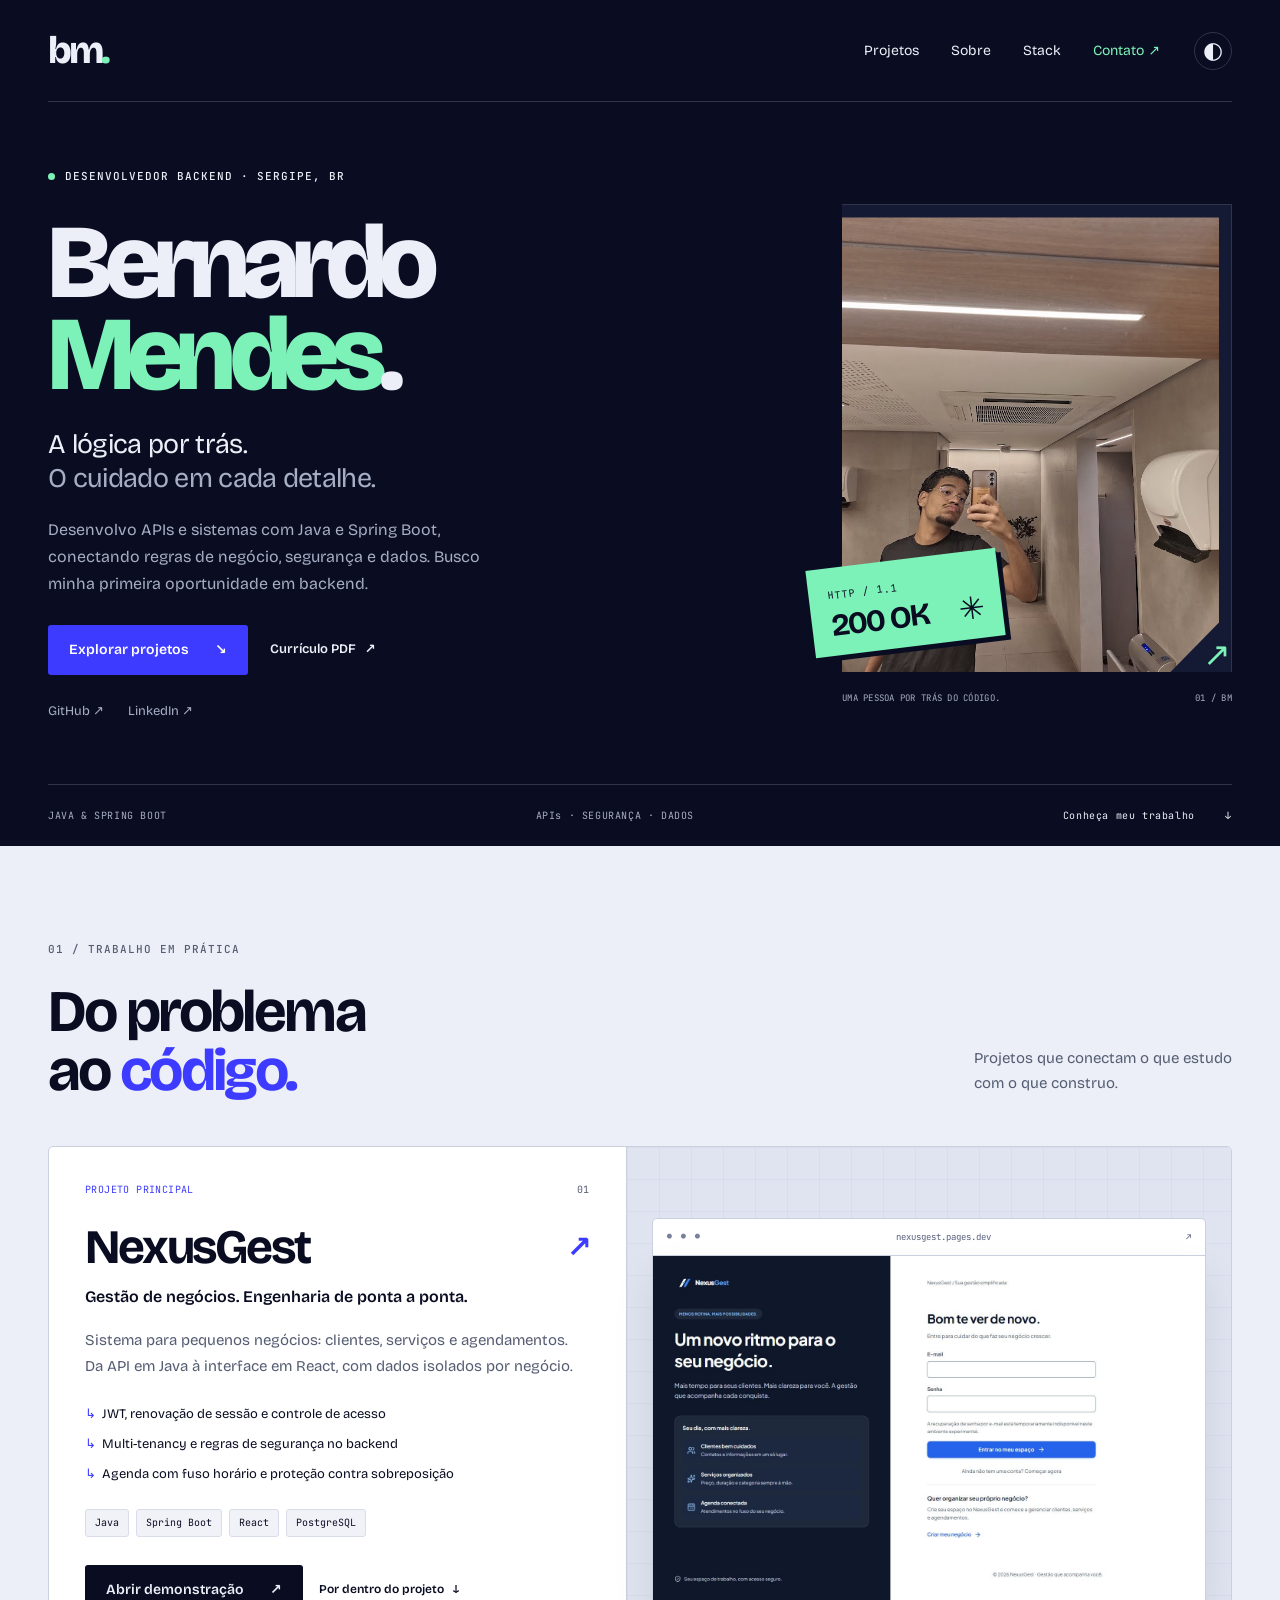
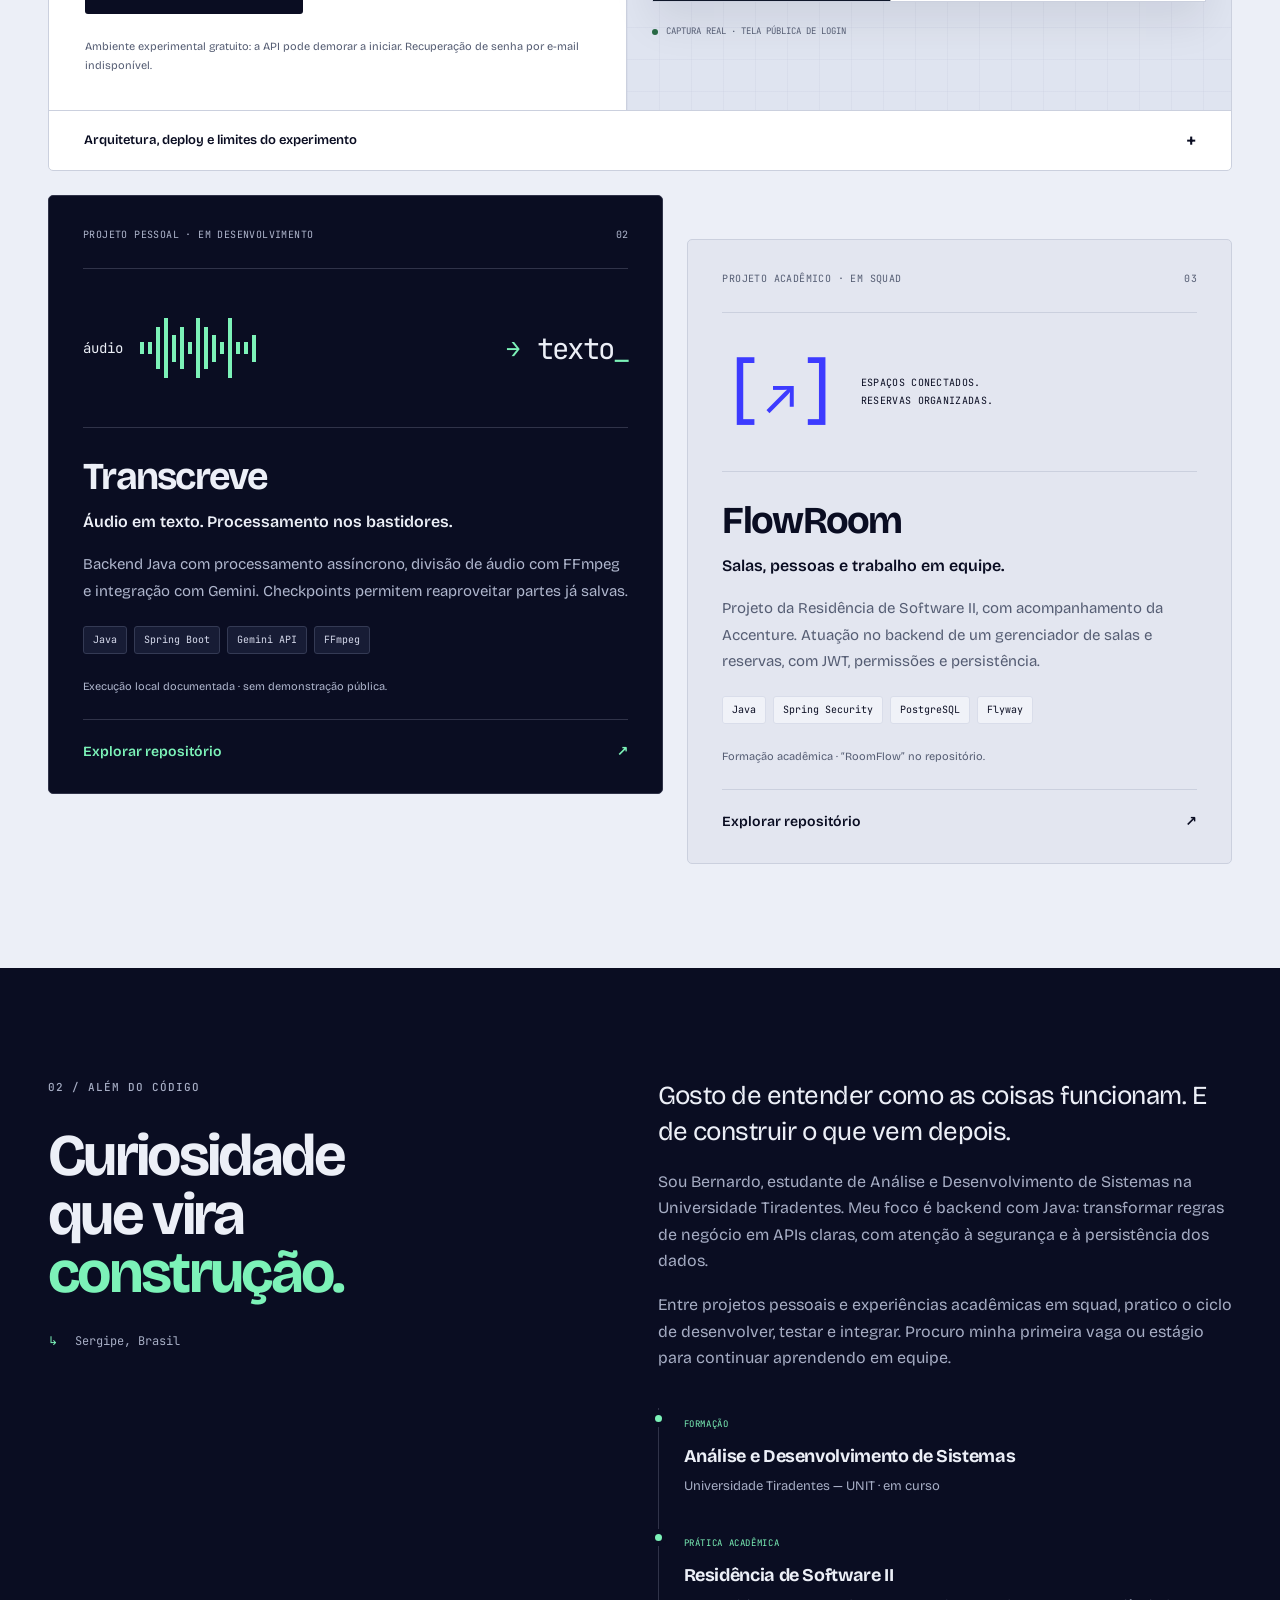
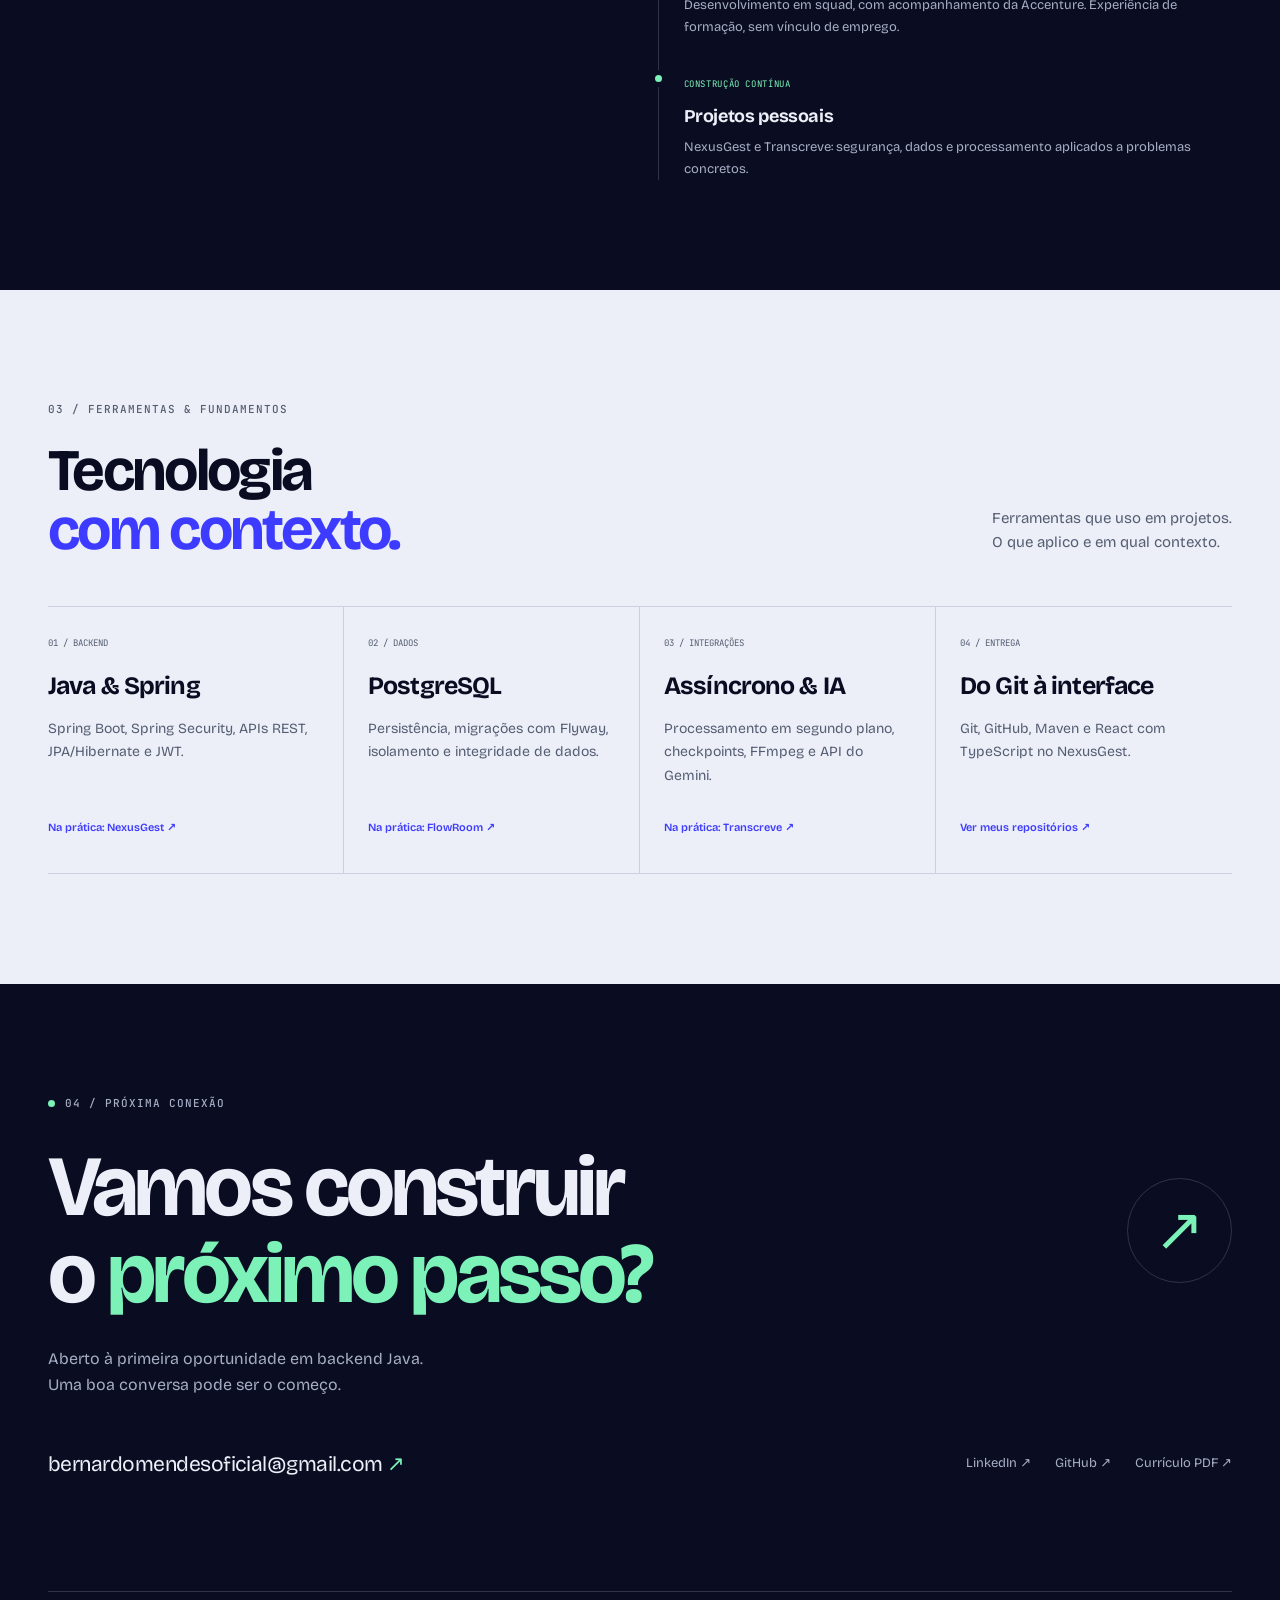
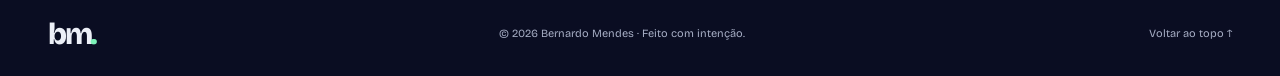
<file: index.html>
<!DOCTYPE html>
<html lang="pt-BR" data-theme="dark">
<head>
  <meta charset="utf-8">
  <meta name="viewport" content="width=device-width, initial-scale=1">
  <meta name="description" content="Bernardo Mendes, desenvolvedor backend Java. Projetos com Spring Boot, segurança, PostgreSQL e processamento assíncrono.">
  <link rel="canonical" href="https://bernas0610.github.io/">
  <meta property="og:title" content="Bernardo Mendes — Desenvolvedor Backend Java">
  <meta property="og:description" content="Projetos com Java, Spring Boot, PostgreSQL e processamento assíncrono.">
  <meta property="og:type" content="website">
  <meta property="og:url" content="https://bernas0610.github.io/">
  <meta name="theme-color" content="#0A0D22">
  <title>Bernardo Mendes — Backend, com propósito.</title>
  <link rel="icon" href="v2/assets/favicon.svg" type="image/svg+xml">
  <link rel="preconnect" href="https://fonts.googleapis.com">
  <link rel="preconnect" href="https://fonts.gstatic.com" crossorigin>
  <link href="https://fonts.googleapis.com/css2?family=Bricolage+Grotesque:opsz,wght@12..96,400..800&family=JetBrains+Mono:wght@400;500;700&display=swap" rel="stylesheet">
  <script src="v2/theme.js"></script>
  <link rel="stylesheet" href="v2/styles.css">
  <script src="v2/app.js" defer></script>
</head>
<body>
  <a class="skip-link" href="#conteudo">Pular para o conteúdo</a>
  <header class="header shell">
    <a class="brand" href="#inicio" aria-label="Bernardo Mendes, início">bm<span aria-hidden="true">.</span></a>
    <div class="header-actions">
      <button class="menu-toggle" type="button" aria-controls="navegacao" aria-expanded="false" hidden>Menu <span aria-hidden="true">+</span></button>
      <nav id="navegacao" aria-label="Navegação principal">
        <a href="#projetos">Projetos</a><a href="#sobre">Sobre</a><a href="#tecnologias">Stack</a><a href="#contato">Contato <span aria-hidden="true">↗</span></a>
      </nav>
      <button class="theme-toggle" type="button" aria-label="Ativar tema claro" aria-pressed="false" hidden><span aria-hidden="true">◐</span></button>
    </div>
  </header>
  <main id="conteudo">
    <section class="hero shell" id="inicio" aria-labelledby="titulo">
      <div class="hero-copy">
        <p class="eyebrow"><span class="status-dot" aria-hidden="true"></span> DESENVOLVEDOR BACKEND · SERGIPE, BR</p>
        <h1 id="titulo">Bernardo<br><span>Mendes</span><span class="title-dot" aria-hidden="true">.</span></h1>
        <p class="hero-statement">A lógica por trás.<br><em>O cuidado em cada detalhe.</em></p>
        <p class="hero-description">Desenvolvo APIs e sistemas com Java e Spring Boot, conectando regras de negócio, segurança e dados. Busco minha primeira oportunidade em backend.</p>
        <div class="actions"><a class="button primary" href="#projetos">Explorar projetos <span aria-hidden="true">↘</span></a><a class="text-link" href="curriculo.pdf" target="_blank" rel="noopener">Currículo PDF <span aria-hidden="true">↗</span></a></div>
        <div class="social-links" aria-label="Redes profissionais"><a href="https://github.com/bernas0610" target="_blank" rel="noopener">GitHub <span aria-hidden="true">↗</span></a><a href="https://www.linkedin.com/in/bernardo-mendes-028306305" target="_blank" rel="noopener">LinkedIn <span aria-hidden="true">↗</span></a></div>
      </div>
      <figure class="portrait">
        <div class="portrait-frame"><img src="foto.jpg" alt="Bernardo Mendes" width="640" height="800" fetchpriority="high"><span class="portrait-corner" aria-hidden="true">↗</span></div>
        <div class="portrait-stamp" aria-hidden="true"><span>HTTP / 1.1</span><strong>200 OK<span>✳</span></strong></div>
        <figcaption><span>UMA PESSOA POR TRÁS DO CÓDIGO.</span><span aria-hidden="true">01 / BM</span></figcaption>
      </figure>
      <div class="hero-bottom"><span>JAVA & SPRING BOOT</span><span>APIs · SEGURANÇA · DADOS</span><a href="#projetos">Conheça meu trabalho <span aria-hidden="true">↓</span></a></div>
    </section>

    <section class="projects light-section" id="projetos" aria-labelledby="projetos-titulo">
      <div class="shell">
        <div class="section-heading"><div><p class="eyebrow">01 / TRABALHO EM PRÁTICA</p><h2 id="projetos-titulo">Do problema<br>ao <em>código.</em></h2></div><p>Projetos que conectam o que estudo<br class="desktop-break"> com o que construo.</p></div>
        <article class="featured project-card" aria-labelledby="nexus-titulo">
          <div class="featured-copy">
            <p class="project-meta"><span>PROJETO PRINCIPAL</span><span>01</span></p>
            <h3 id="nexus-titulo">NexusGest<span aria-hidden="true">↗</span></h3>
            <p class="project-subtitle">Gestão de negócios. Engenharia de ponta a ponta.</p>
            <p>Sistema para pequenos negócios: clientes, serviços e agendamentos. Da API em Java à interface em React, com dados isolados por negócio.</p>
            <ul class="feature-list"><li>JWT, renovação de sessão e controle de acesso</li><li>Multi-tenancy e regras de segurança no backend</li><li>Agenda com fuso horário e proteção contra sobreposição</li></ul>
            <ul class="tags" aria-label="Tecnologias do NexusGest"><li>Java</li><li>Spring Boot</li><li>React</li><li>PostgreSQL</li></ul>
            <div class="actions"><a class="button ink" href="https://nexusgest.pages.dev/" target="_blank" rel="noopener">Abrir demonstração <span aria-hidden="true">↗</span></a><a class="text-link" href="#nexus-detalhes">Por dentro do projeto <span aria-hidden="true">↓</span></a></div>
            <p class="project-note">Ambiente experimental gratuito: a API pode demorar a iniciar. Recuperação de senha por e-mail indisponível.</p>
          </div>
          <figure class="project-image"><div class="browser-bar" aria-hidden="true"><span>● ● ●</span><span>nexusgest.pages.dev</span><span>↗</span></div><a href="v2/assets/nexusgest-login.jpg" target="_blank" rel="noopener" aria-label="Ampliar captura da tela pública de login do NexusGest"><img src="v2/assets/nexusgest-login.jpg" width="1440" height="900" alt="Captura real do NexusGest: apresentação do sistema e formulário de login" loading="lazy"></a><figcaption><span class="status-dot" aria-hidden="true"></span> CAPTURA REAL · TELA PÚBLICA DE LOGIN</figcaption></figure>
          <details class="project-details" id="nexus-detalhes"><summary>Arquitetura, deploy e limites do experimento <span aria-hidden="true">+</span></summary><div class="details-grid"><div><h4>Da interface ao banco</h4><p>React com TypeScript → API Spring Boot → PostgreSQL. Autorização e isolamento por negócio ficam no servidor. A agenda considera o fuso do negócio e protege reservas concorrentes no banco.</p></div><div><h4>Ambiente experimental</h4><p>Interface no Cloudflare Pages, API no Render Free e banco no Neon Free. A infraestrutura gratuita está sujeita a suspensão por inatividade, demora na retomada e cotas. A recuperação de senha por e-mail está indisponível neste ambiente. Sem garantia de disponibilidade; use apenas dados de teste.</p><p class="small">Código privado. A demonstração permite conhecer a interface; não representa operação comercial.</p></div></div></details>
        </article>
        <div class="secondary-projects">
          <article class="project-card transcreve" aria-labelledby="transcreve-titulo">
            <p class="project-meta"><span>PROJETO PESSOAL · EM DESENVOLVIMENTO</span><span>02</span></p>
            <div class="project-art audio-art" aria-hidden="true"><span>áudio</span><div class="waveform"><i></i><i></i><i></i><i></i><i></i><i></i><i></i><i></i><i></i><i></i><i></i><i></i><i></i><i></i><i></i></div><span class="audio-arrow">→</span><span class="audio-text">texto<span>_</span></span></div>
            <h3 id="transcreve-titulo">Transcreve</h3><p class="project-subtitle">Áudio em texto. Processamento nos bastidores.</p><p>Backend Java com processamento assíncrono, divisão de áudio com FFmpeg e integração com Gemini. Checkpoints permitem reaproveitar partes já salvas.</p>
            <ul class="tags" aria-label="Tecnologias do Transcreve"><li>Java</li><li>Spring Boot</li><li>Gemini API</li><li>FFmpeg</li></ul>
            <p class="project-note">Execução local documentada · sem demonstração pública.</p><a class="project-link" href="https://github.com/bernas0610/projeto_sistema_transcricao" target="_blank" rel="noopener">Explorar repositório <span aria-hidden="true">↗</span></a>
          </article>
          <article class="project-card flowroom" aria-labelledby="flowroom-titulo">
            <p class="project-meta"><span>PROJETO ACADÊMICO · EM SQUAD</span><span>03</span></p>
            <div class="project-art room-art" aria-hidden="true"><span class="room-symbol">[<span>↗</span>]</span><span>ESPAÇOS CONECTADOS.<br>RESERVAS ORGANIZADAS.</span></div>
            <h3 id="flowroom-titulo">FlowRoom</h3><p class="project-subtitle">Salas, pessoas e trabalho em equipe.</p><p>Projeto da Residência de Software II, com acompanhamento da Accenture. Atuação no backend de um gerenciador de salas e reservas, com JWT, permissões e persistência.</p>
            <ul class="tags" aria-label="Tecnologias do FlowRoom"><li>Java</li><li>Spring Security</li><li>PostgreSQL</li><li>Flyway</li></ul>
            <p class="project-note">Formação acadêmica · “RoomFlow” no repositório.</p><a class="project-link" href="https://github.com/squad27-accenture/Gerenciador-de-salas" target="_blank" rel="noopener">Explorar repositório <span aria-hidden="true">↗</span></a>
          </article>
        </div>
      </div>
    </section>

    <section class="about shell section" id="sobre" aria-labelledby="sobre-titulo">
      <div><p class="eyebrow">02 / ALÉM DO CÓDIGO</p><h2 id="sobre-titulo">Curiosidade<br>que vira<br><em>construção.</em></h2><p class="location"><span aria-hidden="true">↳</span> Sergipe, Brasil</p></div>
      <div class="about-body"><p class="about-lead">Gosto de entender como as coisas funcionam. E de construir o que vem depois.</p><p>Sou Bernardo, estudante de Análise e Desenvolvimento de Sistemas na Universidade Tiradentes. Meu foco é backend com Java: transformar regras de negócio em APIs claras, com atenção à segurança e à persistência dos dados.</p><p>Entre projetos pessoais e experiências acadêmicas em squad, pratico o ciclo de desenvolver, testar e integrar. Procuro minha primeira vaga ou estágio para continuar aprendendo em equipe.</p><ol class="journey"><li><span class="journey-label">FORMAÇÃO</span><h3>Análise e Desenvolvimento de Sistemas</h3><p>Universidade Tiradentes — UNIT · em curso</p></li><li><span class="journey-label">PRÁTICA ACADÊMICA</span><h3>Residência de Software II</h3><p>Desenvolvimento em squad, com acompanhamento da Accenture. Experiência de formação, sem vínculo de emprego.</p></li><li><span class="journey-label">CONSTRUÇÃO CONTÍNUA</span><h3>Projetos pessoais</h3><p>NexusGest e Transcreve: segurança, dados e processamento aplicados a problemas concretos.</p></li></ol></div>
    </section>

    <section class="stack-section light-section" id="tecnologias" aria-labelledby="stack-titulo"><div class="shell section"><div class="section-heading"><div><p class="eyebrow">03 / FERRAMENTAS & FUNDAMENTOS</p><h2 id="stack-titulo">Tecnologia<br><em>com contexto.</em></h2></div><p>Ferramentas que uso em projetos.<br>O que aplico e em qual contexto.</p></div><div class="stack-grid"><article><span class="stack-index">01 / BACKEND</span><h3>Java & Spring</h3><p>Spring Boot, Spring Security, APIs REST, JPA/Hibernate e JWT.</p><a href="#nexus-titulo">Na prática: NexusGest <span aria-hidden="true">↗</span></a></article><article><span class="stack-index">02 / DADOS</span><h3>PostgreSQL</h3><p>Persistência, migrações com Flyway, isolamento e integridade de dados.</p><a href="#flowroom-titulo">Na prática: FlowRoom <span aria-hidden="true">↗</span></a></article><article><span class="stack-index">03 / INTEGRAÇÕES</span><h3>Assíncrono & IA</h3><p>Processamento em segundo plano, checkpoints, FFmpeg e API do Gemini.</p><a href="#transcreve-titulo">Na prática: Transcreve <span aria-hidden="true">↗</span></a></article><article><span class="stack-index">04 / ENTREGA</span><h3>Do Git à interface</h3><p>Git, GitHub, Maven e React com TypeScript no NexusGest.</p><a href="https://github.com/bernas0610" target="_blank" rel="noopener">Ver meus repositórios <span aria-hidden="true">↗</span></a></article></div></div></section>

    <section class="contact shell section" id="contato" aria-labelledby="contato-titulo"><p class="eyebrow"><span class="status-dot" aria-hidden="true"></span> 04 / PRÓXIMA CONEXÃO</p><div class="contact-heading"><h2 id="contato-titulo">Vamos construir<br>o <em>próximo passo?</em></h2><a class="contact-arrow" href="mailto:bernardomendesoficial@gmail.com" aria-label="Enviar e-mail para Bernardo Mendes"><span aria-hidden="true">↗</span></a></div><p>Aberto à primeira oportunidade em backend Java.<br>Uma boa conversa pode ser o começo.</p><div class="contact-bottom"><a class="email" href="mailto:bernardomendesoficial@gmail.com">bernardomendesoficial@gmail.com <span aria-hidden="true">↗</span></a><div class="social-links"><a href="https://www.linkedin.com/in/bernardo-mendes-028306305" target="_blank" rel="noopener">LinkedIn ↗</a><a href="https://github.com/bernas0610" target="_blank" rel="noopener">GitHub ↗</a><a href="curriculo.pdf" target="_blank" rel="noopener">Currículo PDF ↗</a></div></div></section>
  </main>
  <footer class="footer shell"><a class="brand" href="#inicio" aria-label="Voltar ao início">bm<span aria-hidden="true">.</span></a><p>© 2026 Bernardo Mendes · Feito com intenção.</p><a href="#inicio">Voltar ao topo <span aria-hidden="true">↑</span></a></footer>
</body>
</html>
</file>
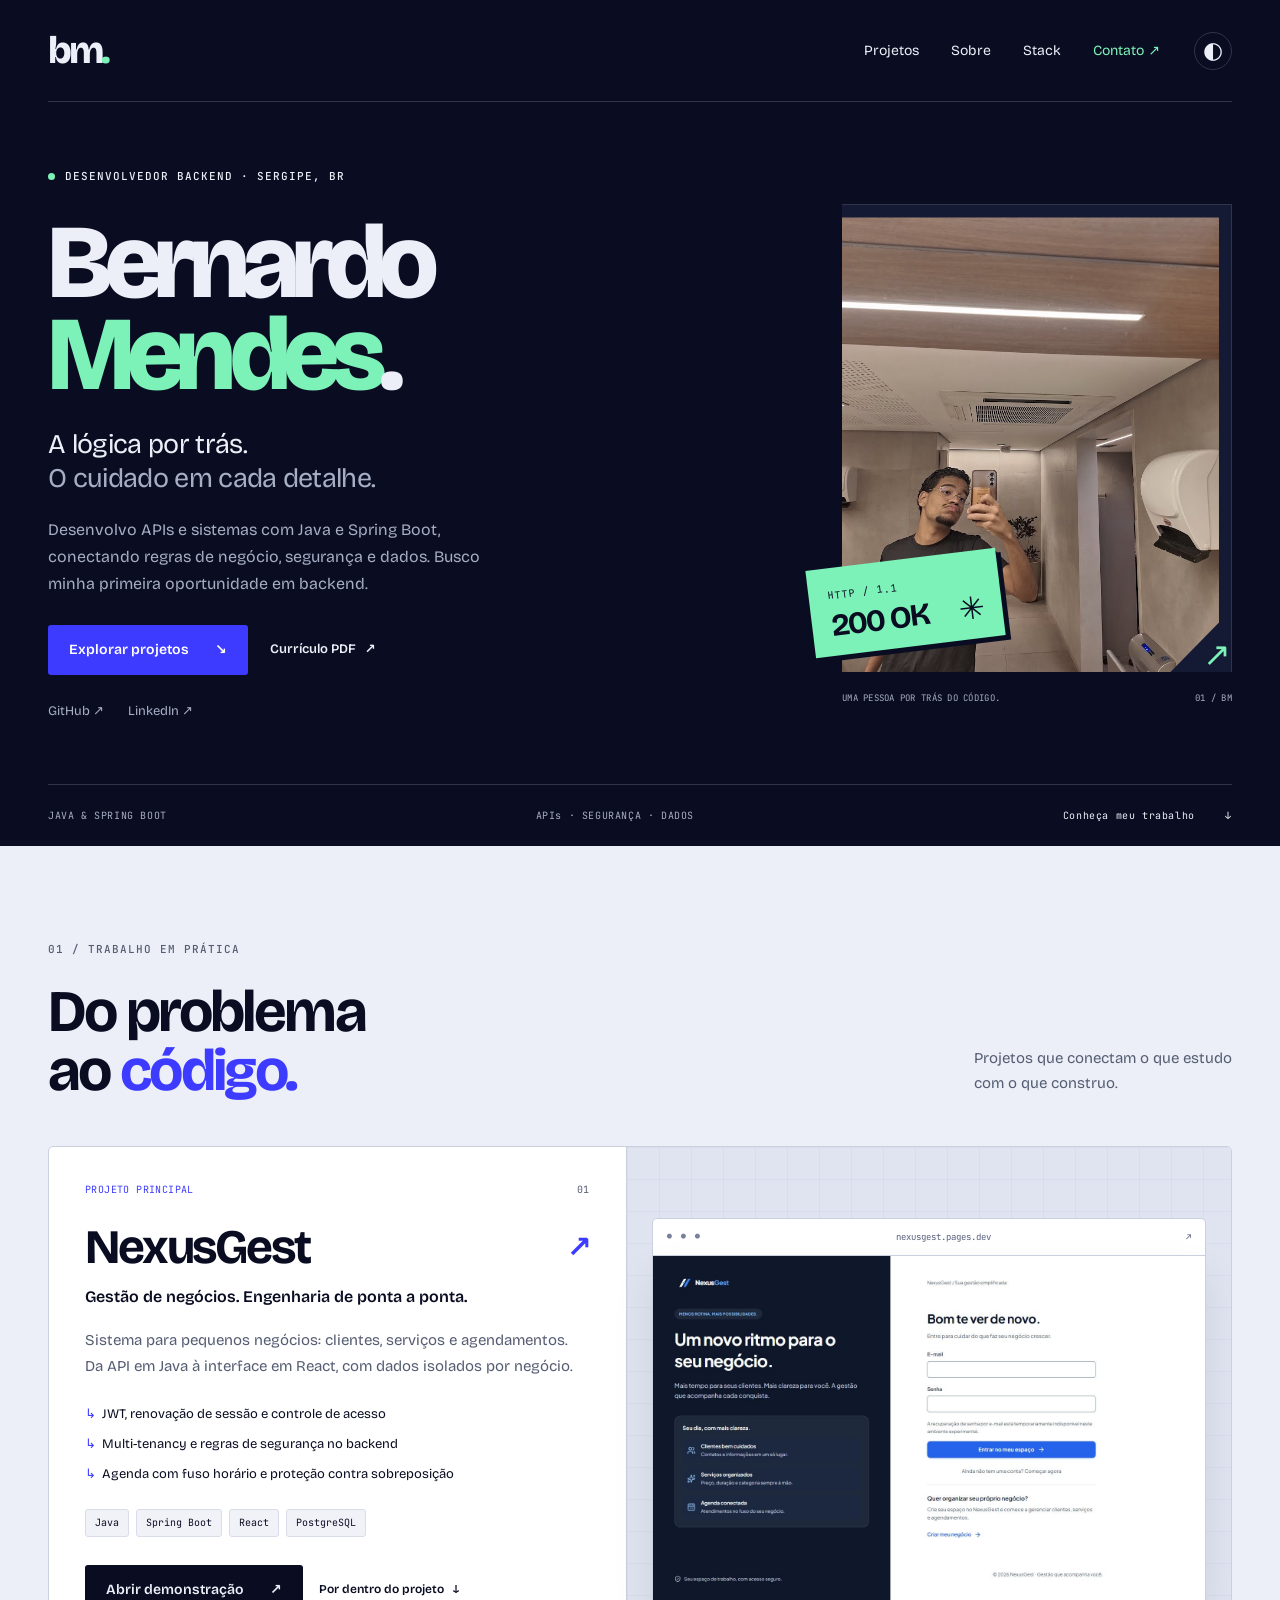
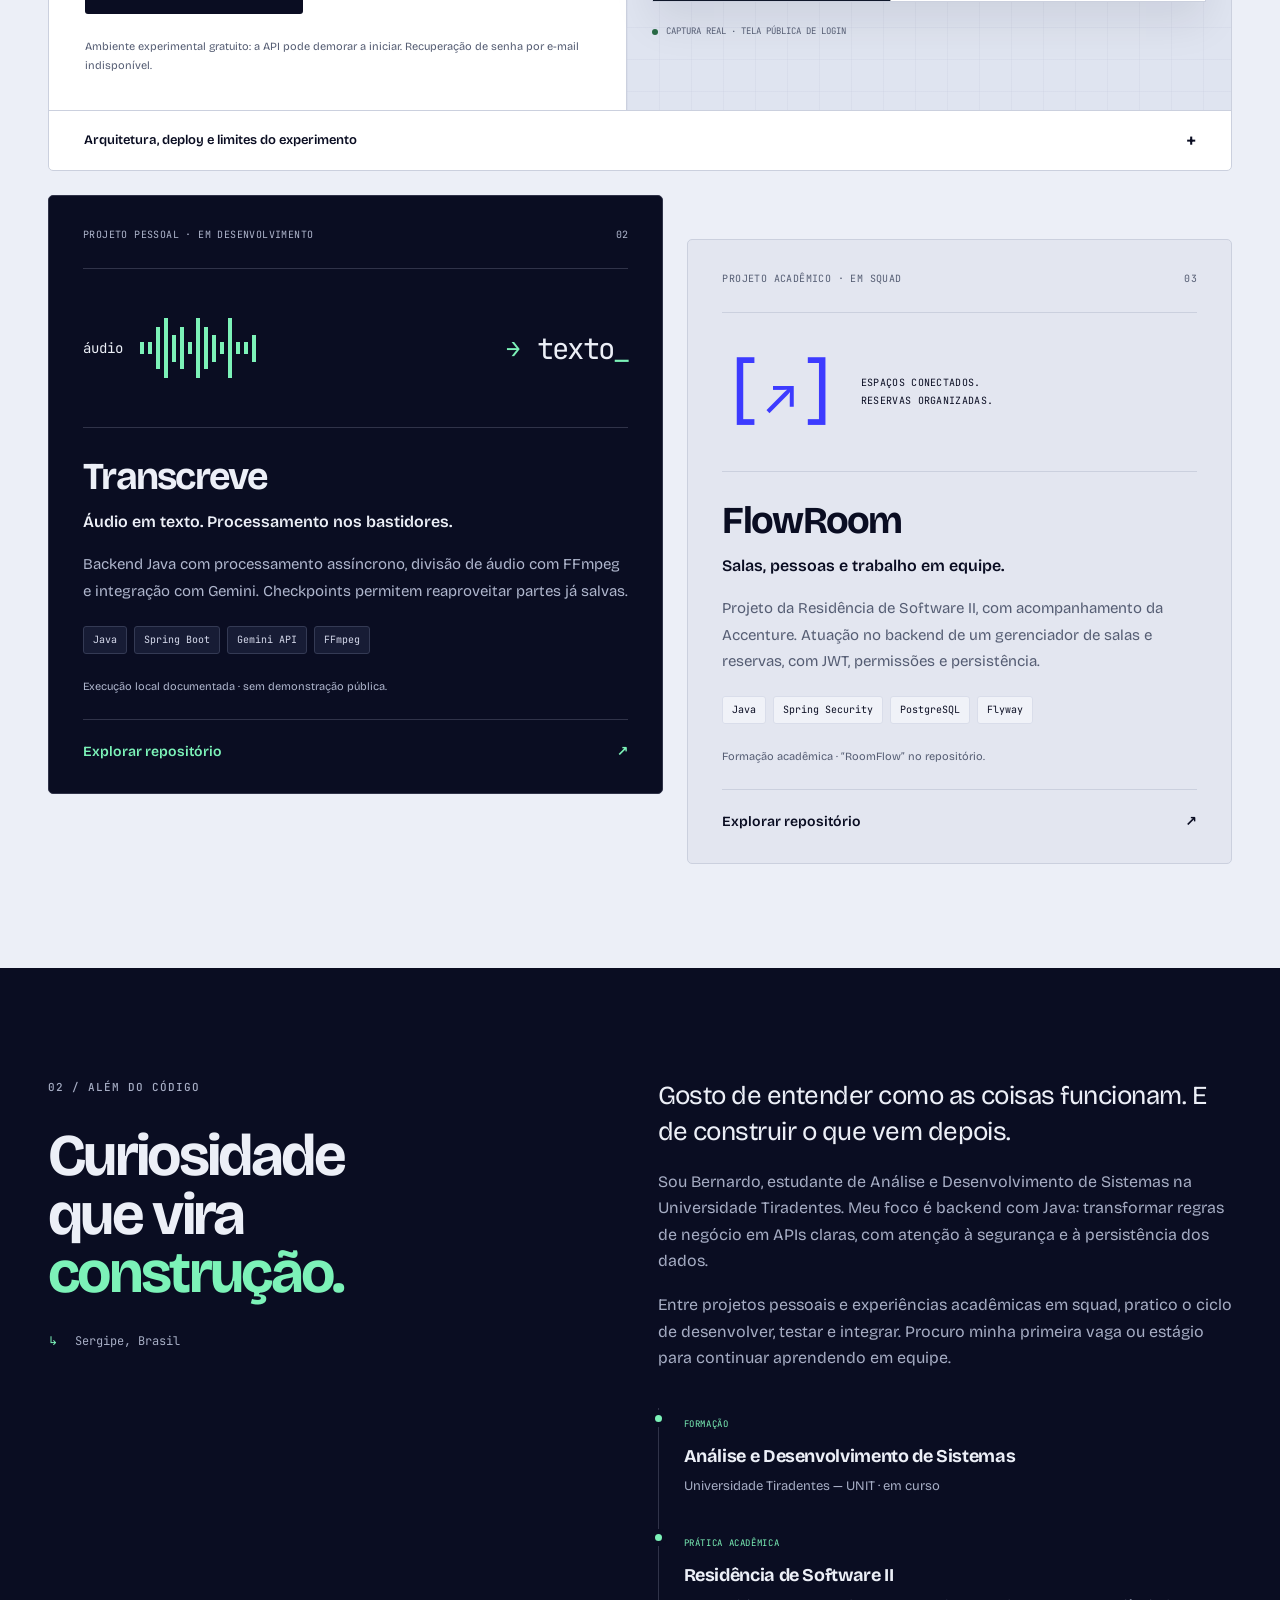
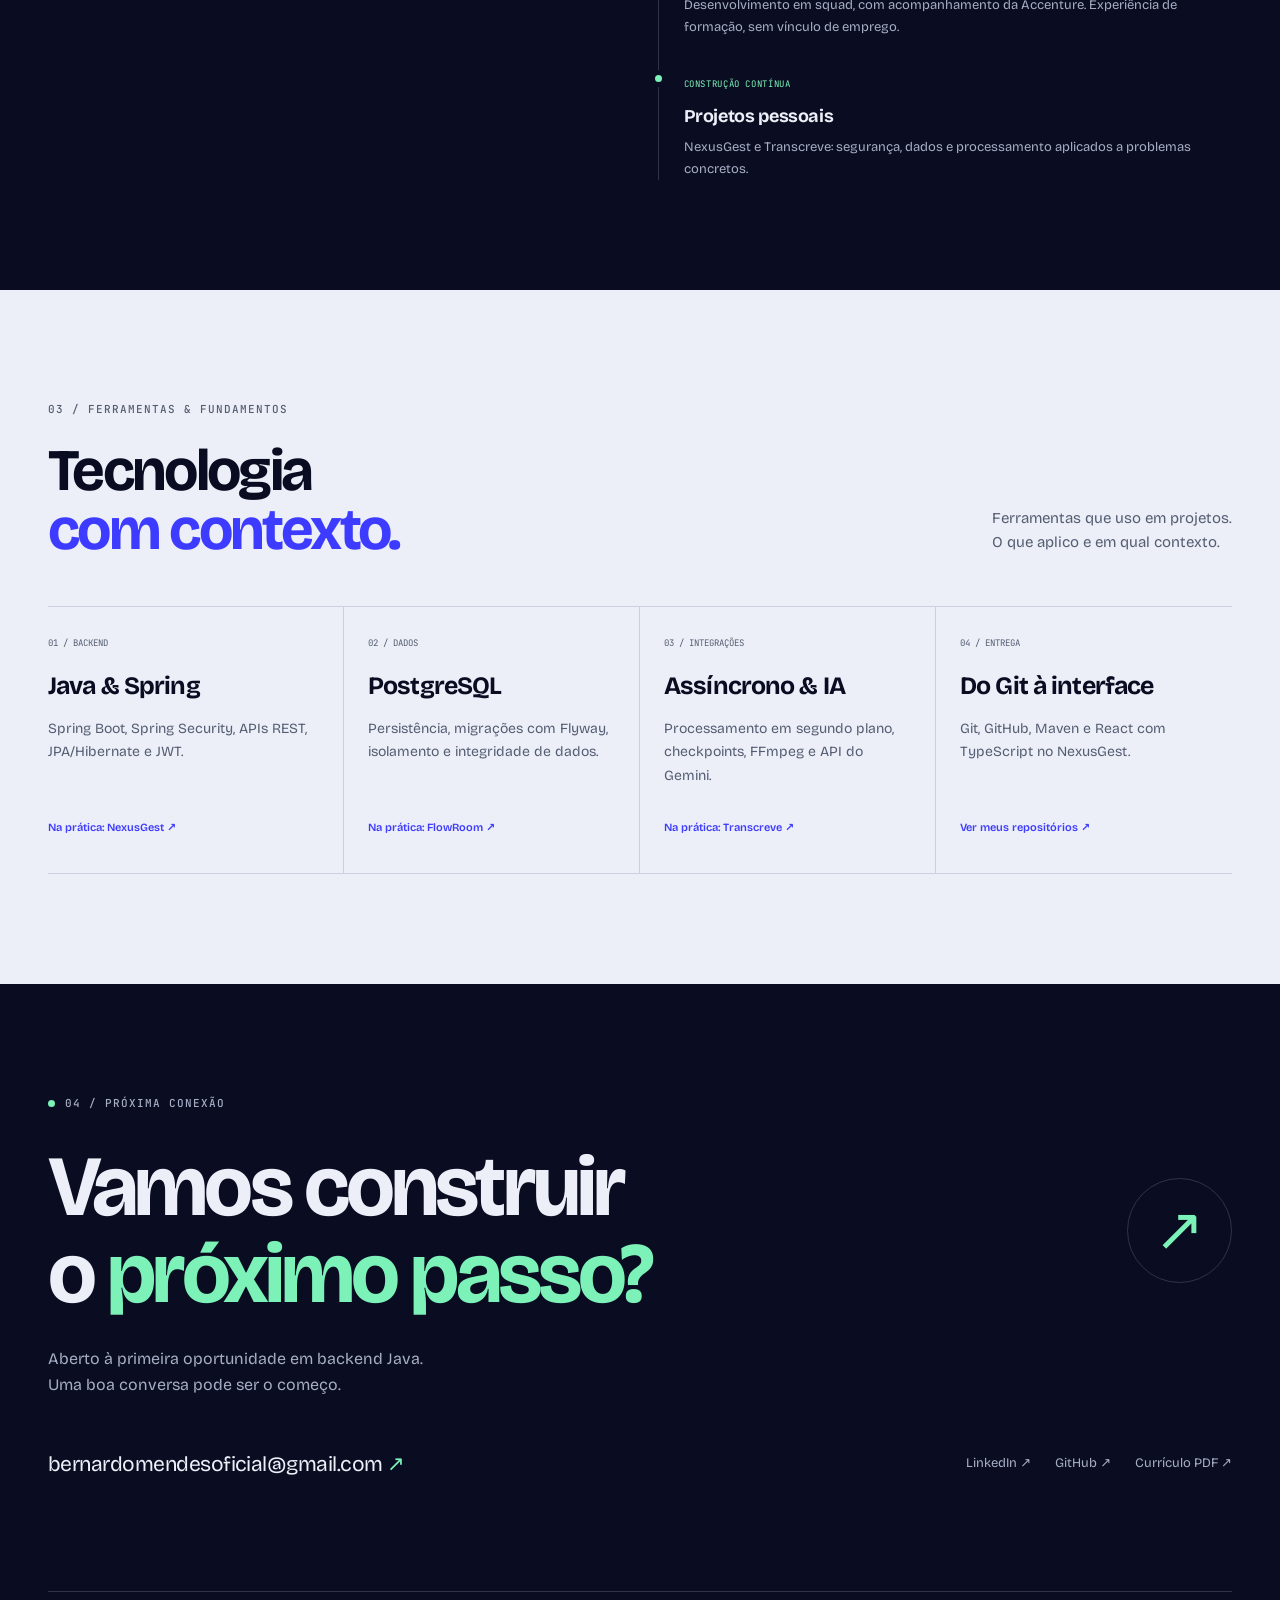
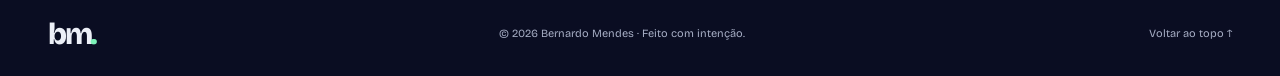
<file: v2/index.html>
<!DOCTYPE html>
<html lang="pt-BR" data-theme="dark">
<head>
  <meta charset="utf-8">
  <meta name="viewport" content="width=device-width, initial-scale=1">
  <meta name="robots" content="noindex, nofollow">
  <meta name="description" content="Bernardo Mendes, desenvolvedor backend Java. Projetos com Spring Boot, segurança, PostgreSQL e processamento assíncrono.">
  <meta name="theme-color" content="#0A0D22">
  <title>Bernardo Mendes — Backend, com propósito.</title>
  <link rel="icon" href="assets/favicon.svg" type="image/svg+xml">
  <link rel="preconnect" href="https://fonts.googleapis.com">
  <link rel="preconnect" href="https://fonts.gstatic.com" crossorigin>
  <link href="https://fonts.googleapis.com/css2?family=Bricolage+Grotesque:opsz,wght@12..96,400..800&family=JetBrains+Mono:wght@400;500;700&display=swap" rel="stylesheet">
  <script src="theme.js"></script>
  <link rel="stylesheet" href="styles.css">
  <script src="app.js" defer></script>
</head>
<body>
  <a class="skip-link" href="#conteudo">Pular para o conteúdo</a>
  <header class="header shell">
    <a class="brand" href="#inicio" aria-label="Bernardo Mendes, início">bm<span aria-hidden="true">.</span></a>
    <div class="header-actions">
      <button class="menu-toggle" type="button" aria-controls="navegacao" aria-expanded="false" hidden>Menu <span aria-hidden="true">+</span></button>
      <nav id="navegacao" aria-label="Navegação principal">
        <a href="#projetos">Projetos</a><a href="#sobre">Sobre</a><a href="#tecnologias">Stack</a><a href="#contato">Contato <span aria-hidden="true">↗</span></a>
      </nav>
      <button class="theme-toggle" type="button" aria-label="Ativar tema claro" aria-pressed="false" hidden><span aria-hidden="true">◐</span></button>
    </div>
  </header>
  <main id="conteudo">
    <section class="hero shell" id="inicio" aria-labelledby="titulo">
      <div class="hero-copy">
        <p class="eyebrow"><span class="status-dot" aria-hidden="true"></span> DESENVOLVEDOR BACKEND · SERGIPE, BR</p>
        <h1 id="titulo">Bernardo<br><span>Mendes</span><span class="title-dot" aria-hidden="true">.</span></h1>
        <p class="hero-statement">A lógica por trás.<br><em>O cuidado em cada detalhe.</em></p>
        <p class="hero-description">Desenvolvo APIs e sistemas com Java e Spring Boot, conectando regras de negócio, segurança e dados. Busco minha primeira oportunidade em backend.</p>
        <div class="actions"><a class="button primary" href="#projetos">Explorar projetos <span aria-hidden="true">↘</span></a><a class="text-link" href="../curriculo.pdf" target="_blank" rel="noopener">Currículo PDF <span aria-hidden="true">↗</span></a></div>
        <div class="social-links" aria-label="Redes profissionais"><a href="https://github.com/bernas0610" target="_blank" rel="noopener">GitHub <span aria-hidden="true">↗</span></a><a href="https://www.linkedin.com/in/bernardo-mendes-028306305" target="_blank" rel="noopener">LinkedIn <span aria-hidden="true">↗</span></a></div>
      </div>
      <figure class="portrait">
        <div class="portrait-frame"><img src="../foto.jpg" alt="Bernardo Mendes" width="640" height="800" fetchpriority="high"><span class="portrait-corner" aria-hidden="true">↗</span></div>
        <div class="portrait-stamp" aria-hidden="true"><span>HTTP / 1.1</span><strong>200 OK<span>✳</span></strong></div>
        <figcaption><span>UMA PESSOA POR TRÁS DO CÓDIGO.</span><span aria-hidden="true">01 / BM</span></figcaption>
      </figure>
      <div class="hero-bottom"><span>JAVA & SPRING BOOT</span><span>APIs · SEGURANÇA · DADOS</span><a href="#projetos">Conheça meu trabalho <span aria-hidden="true">↓</span></a></div>
    </section>

    <section class="projects light-section" id="projetos" aria-labelledby="projetos-titulo">
      <div class="shell">
        <div class="section-heading"><div><p class="eyebrow">01 / TRABALHO EM PRÁTICA</p><h2 id="projetos-titulo">Do problema<br>ao <em>código.</em></h2></div><p>Projetos que conectam o que estudo<br class="desktop-break"> com o que construo.</p></div>
        <article class="featured project-card" aria-labelledby="nexus-titulo">
          <div class="featured-copy">
            <p class="project-meta"><span>PROJETO PRINCIPAL</span><span>01</span></p>
            <h3 id="nexus-titulo">NexusGest<span aria-hidden="true">↗</span></h3>
            <p class="project-subtitle">Gestão de negócios. Engenharia de ponta a ponta.</p>
            <p>Sistema para pequenos negócios: clientes, serviços e agendamentos. Da API em Java à interface em React, com dados isolados por negócio.</p>
            <ul class="feature-list"><li>JWT, renovação de sessão e controle de acesso</li><li>Multi-tenancy e regras de segurança no backend</li><li>Agenda com fuso horário e proteção contra sobreposição</li></ul>
            <ul class="tags" aria-label="Tecnologias do NexusGest"><li>Java</li><li>Spring Boot</li><li>React</li><li>PostgreSQL</li></ul>
            <div class="actions"><a class="button ink" href="https://nexusgest.pages.dev/" target="_blank" rel="noopener">Abrir demonstração <span aria-hidden="true">↗</span></a><a class="text-link" href="#nexus-detalhes">Por dentro do projeto <span aria-hidden="true">↓</span></a></div>
            <p class="project-note">Ambiente experimental gratuito: a API pode demorar a iniciar. Recuperação de senha por e-mail indisponível.</p>
          </div>
          <figure class="project-image"><div class="browser-bar" aria-hidden="true"><span>● ● ●</span><span>nexusgest.pages.dev</span><span>↗</span></div><a href="assets/nexusgest-login.jpg" target="_blank" rel="noopener" aria-label="Ampliar captura da tela pública de login do NexusGest"><img src="assets/nexusgest-login.jpg" width="1440" height="900" alt="Captura real do NexusGest: apresentação do sistema e formulário de login" loading="lazy"></a><figcaption><span class="status-dot" aria-hidden="true"></span> CAPTURA REAL · TELA PÚBLICA DE LOGIN</figcaption></figure>
          <details class="project-details" id="nexus-detalhes"><summary>Arquitetura, deploy e limites do experimento <span aria-hidden="true">+</span></summary><div class="details-grid"><div><h4>Da interface ao banco</h4><p>React com TypeScript → API Spring Boot → PostgreSQL. Autorização e isolamento por negócio ficam no servidor. A agenda considera o fuso do negócio e protege reservas concorrentes no banco.</p></div><div><h4>Ambiente experimental</h4><p>Interface no Cloudflare Pages, API no Render Free e banco no Neon Free. A infraestrutura gratuita está sujeita a suspensão por inatividade, demora na retomada e cotas. A recuperação de senha por e-mail está indisponível neste ambiente. Sem garantia de disponibilidade; use apenas dados de teste.</p><p class="small">Código privado. A demonstração permite conhecer a interface; não representa operação comercial.</p></div></div></details>
        </article>
        <div class="secondary-projects">
          <article class="project-card transcreve" aria-labelledby="transcreve-titulo">
            <p class="project-meta"><span>PROJETO PESSOAL · EM DESENVOLVIMENTO</span><span>02</span></p>
            <div class="project-art audio-art" aria-hidden="true"><span>áudio</span><div class="waveform"><i></i><i></i><i></i><i></i><i></i><i></i><i></i><i></i><i></i><i></i><i></i><i></i><i></i><i></i><i></i></div><span class="audio-arrow">→</span><span class="audio-text">texto<span>_</span></span></div>
            <h3 id="transcreve-titulo">Transcreve</h3><p class="project-subtitle">Áudio em texto. Processamento nos bastidores.</p><p>Backend Java com processamento assíncrono, divisão de áudio com FFmpeg e integração com Gemini. Checkpoints permitem reaproveitar partes já salvas.</p>
            <ul class="tags" aria-label="Tecnologias do Transcreve"><li>Java</li><li>Spring Boot</li><li>Gemini API</li><li>FFmpeg</li></ul>
            <p class="project-note">Execução local documentada · sem demonstração pública.</p><a class="project-link" href="https://github.com/bernas0610/projeto_sistema_transcricao" target="_blank" rel="noopener">Explorar repositório <span aria-hidden="true">↗</span></a>
          </article>
          <article class="project-card flowroom" aria-labelledby="flowroom-titulo">
            <p class="project-meta"><span>PROJETO ACADÊMICO · EM SQUAD</span><span>03</span></p>
            <div class="project-art room-art" aria-hidden="true"><span class="room-symbol">[<span>↗</span>]</span><span>ESPAÇOS CONECTADOS.<br>RESERVAS ORGANIZADAS.</span></div>
            <h3 id="flowroom-titulo">FlowRoom</h3><p class="project-subtitle">Salas, pessoas e trabalho em equipe.</p><p>Projeto da Residência de Software II, com acompanhamento da Accenture. Atuação no backend de um gerenciador de salas e reservas, com JWT, permissões e persistência.</p>
            <ul class="tags" aria-label="Tecnologias do FlowRoom"><li>Java</li><li>Spring Security</li><li>PostgreSQL</li><li>Flyway</li></ul>
            <p class="project-note">Formação acadêmica · “RoomFlow” no repositório.</p><a class="project-link" href="https://github.com/squad27-accenture/Gerenciador-de-salas" target="_blank" rel="noopener">Explorar repositório <span aria-hidden="true">↗</span></a>
          </article>
        </div>
      </div>
    </section>

    <section class="about shell section" id="sobre" aria-labelledby="sobre-titulo">
      <div><p class="eyebrow">02 / ALÉM DO CÓDIGO</p><h2 id="sobre-titulo">Curiosidade<br>que vira<br><em>construção.</em></h2><p class="location"><span aria-hidden="true">↳</span> Sergipe, Brasil</p></div>
      <div class="about-body"><p class="about-lead">Gosto de entender como as coisas funcionam. E de construir o que vem depois.</p><p>Sou Bernardo, estudante de Análise e Desenvolvimento de Sistemas na Universidade Tiradentes. Meu foco é backend com Java: transformar regras de negócio em APIs claras, com atenção à segurança e à persistência dos dados.</p><p>Entre projetos pessoais e experiências acadêmicas em squad, pratico o ciclo de desenvolver, testar e integrar. Procuro minha primeira vaga ou estágio para continuar aprendendo em equipe.</p><ol class="journey"><li><span class="journey-label">FORMAÇÃO</span><h3>Análise e Desenvolvimento de Sistemas</h3><p>Universidade Tiradentes — UNIT · em curso</p></li><li><span class="journey-label">PRÁTICA ACADÊMICA</span><h3>Residência de Software II</h3><p>Desenvolvimento em squad, com acompanhamento da Accenture. Experiência de formação, sem vínculo de emprego.</p></li><li><span class="journey-label">CONSTRUÇÃO CONTÍNUA</span><h3>Projetos pessoais</h3><p>NexusGest e Transcreve: segurança, dados e processamento aplicados a problemas concretos.</p></li></ol></div>
    </section>

    <section class="stack-section light-section" id="tecnologias" aria-labelledby="stack-titulo"><div class="shell section"><div class="section-heading"><div><p class="eyebrow">03 / FERRAMENTAS & FUNDAMENTOS</p><h2 id="stack-titulo">Tecnologia<br><em>com contexto.</em></h2></div><p>Ferramentas que uso em projetos.<br>O que aplico e em qual contexto.</p></div><div class="stack-grid"><article><span class="stack-index">01 / BACKEND</span><h3>Java & Spring</h3><p>Spring Boot, Spring Security, APIs REST, JPA/Hibernate e JWT.</p><a href="#nexus-titulo">Na prática: NexusGest <span aria-hidden="true">↗</span></a></article><article><span class="stack-index">02 / DADOS</span><h3>PostgreSQL</h3><p>Persistência, migrações com Flyway, isolamento e integridade de dados.</p><a href="#flowroom-titulo">Na prática: FlowRoom <span aria-hidden="true">↗</span></a></article><article><span class="stack-index">03 / INTEGRAÇÕES</span><h3>Assíncrono & IA</h3><p>Processamento em segundo plano, checkpoints, FFmpeg e API do Gemini.</p><a href="#transcreve-titulo">Na prática: Transcreve <span aria-hidden="true">↗</span></a></article><article><span class="stack-index">04 / ENTREGA</span><h3>Do Git à interface</h3><p>Git, GitHub, Maven e React com TypeScript no NexusGest.</p><a href="https://github.com/bernas0610" target="_blank" rel="noopener">Ver meus repositórios <span aria-hidden="true">↗</span></a></article></div></div></section>

    <section class="contact shell section" id="contato" aria-labelledby="contato-titulo"><p class="eyebrow"><span class="status-dot" aria-hidden="true"></span> 04 / PRÓXIMA CONEXÃO</p><div class="contact-heading"><h2 id="contato-titulo">Vamos construir<br>o <em>próximo passo?</em></h2><a class="contact-arrow" href="mailto:bernardomendesoficial@gmail.com" aria-label="Enviar e-mail para Bernardo Mendes"><span aria-hidden="true">↗</span></a></div><p>Aberto à primeira oportunidade em backend Java.<br>Uma boa conversa pode ser o começo.</p><div class="contact-bottom"><a class="email" href="mailto:bernardomendesoficial@gmail.com">bernardomendesoficial@gmail.com <span aria-hidden="true">↗</span></a><div class="social-links"><a href="https://www.linkedin.com/in/bernardo-mendes-028306305" target="_blank" rel="noopener">LinkedIn ↗</a><a href="https://github.com/bernas0610" target="_blank" rel="noopener">GitHub ↗</a><a href="../curriculo.pdf" target="_blank" rel="noopener">Currículo PDF ↗</a></div></div></section>
  </main>
  <footer class="footer shell"><a class="brand" href="#inicio" aria-label="Voltar ao início">bm<span aria-hidden="true">.</span></a><p>© 2026 Bernardo Mendes · Feito com intenção.</p><a href="#inicio">Voltar ao topo <span aria-hidden="true">↑</span></a></footer>
</body>
</html>
</file>
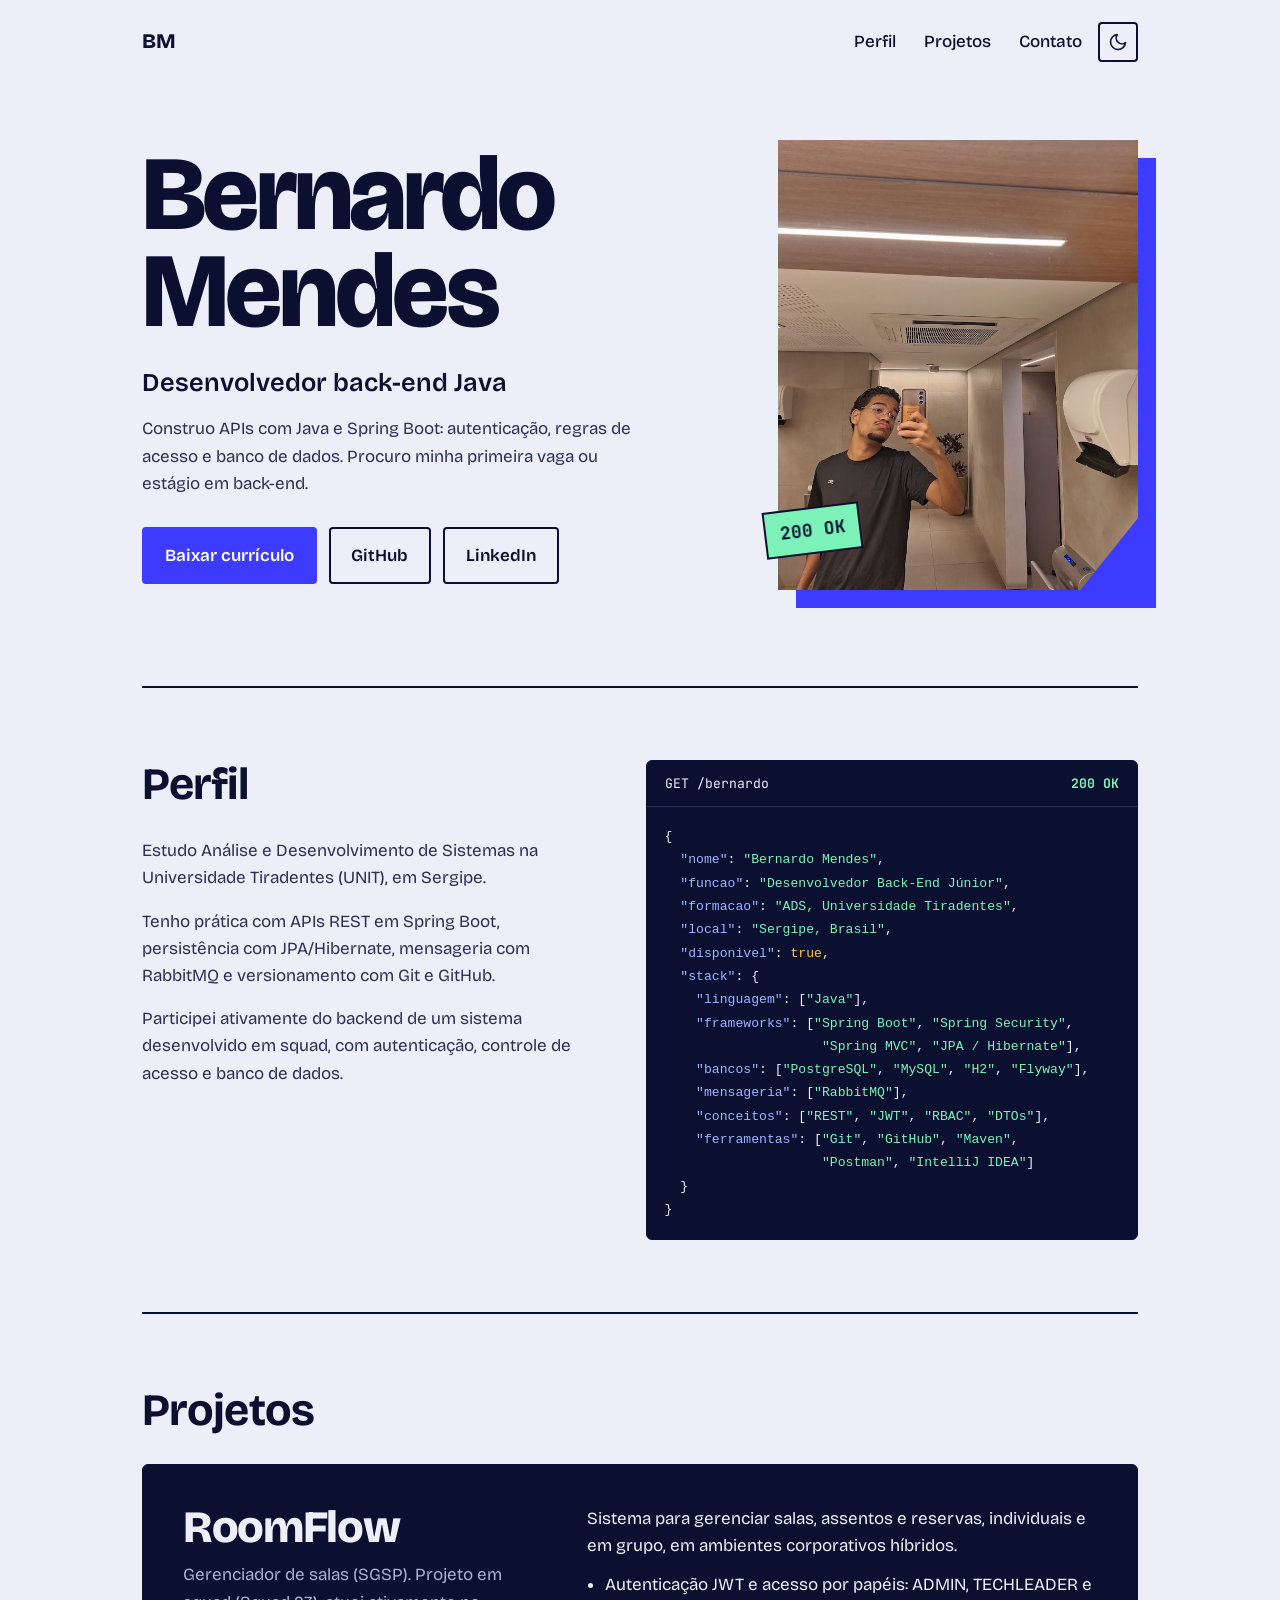
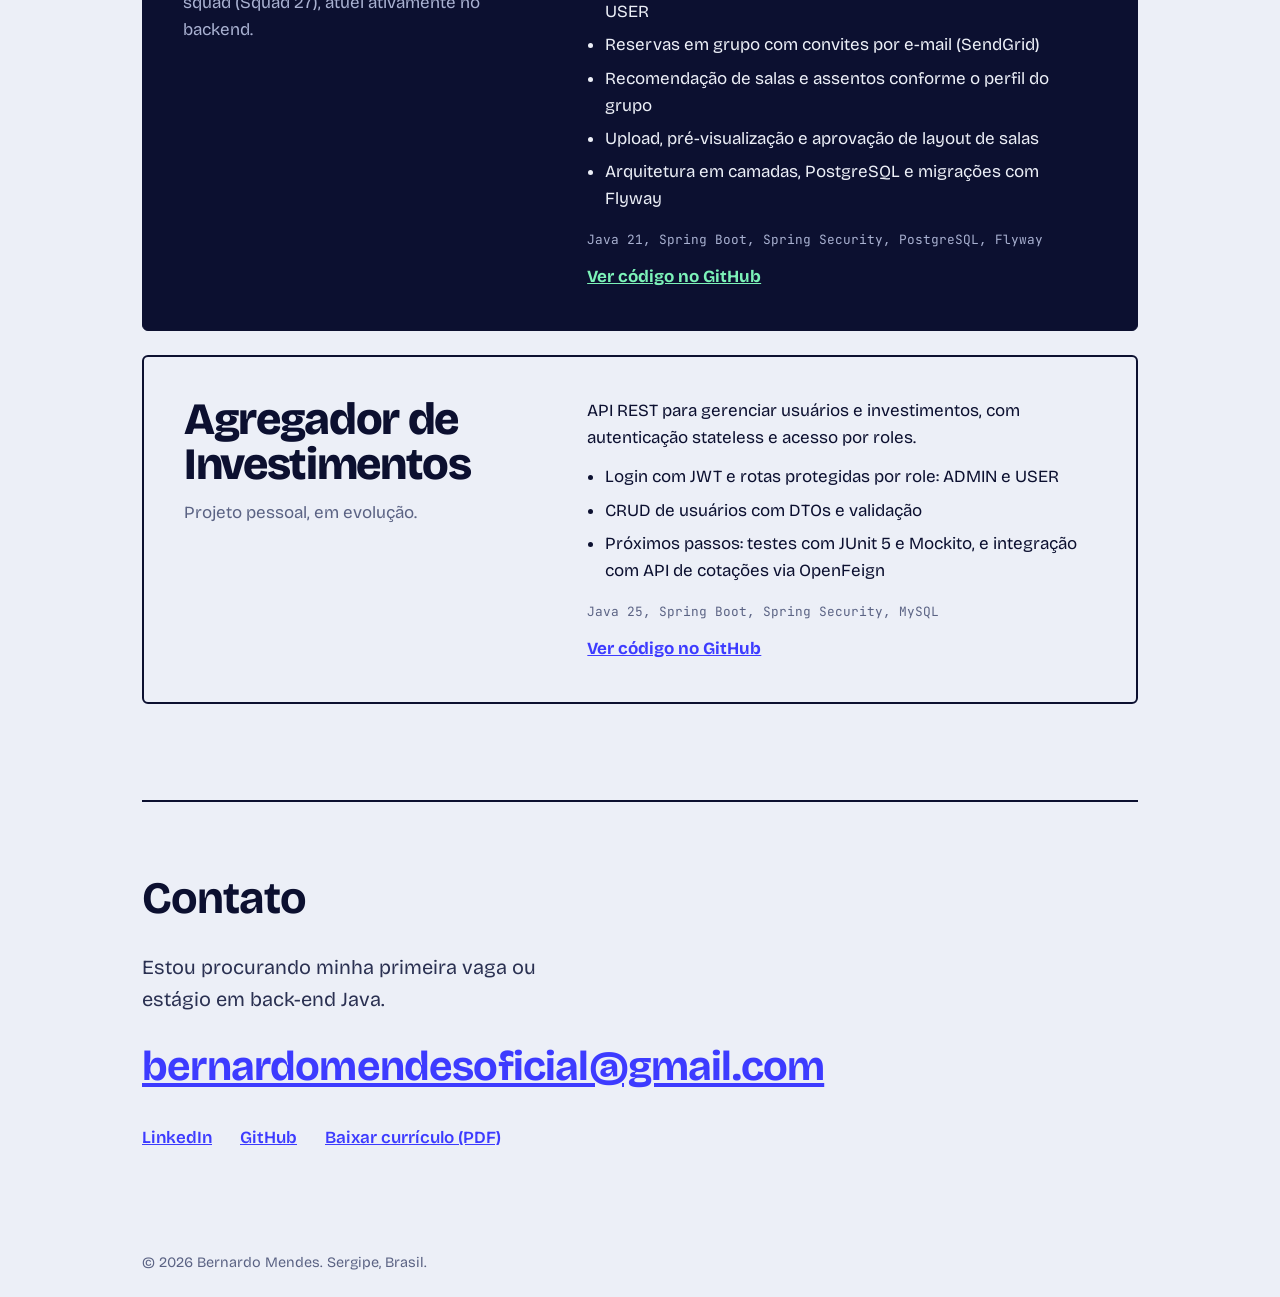
<file: legacy.html>
<!DOCTYPE html>
<html lang="pt-BR">
<head>
<meta charset="UTF-8">
<meta name="viewport" content="width=device-width, initial-scale=1">
<script>
(function(){
  var t=null;
  try{t=localStorage.getItem('theme')}catch(e){}
  if(t!=='light'&&t!=='dark'){t=matchMedia('(prefers-color-scheme: dark)').matches?'dark':'light'}
  document.documentElement.setAttribute('data-theme',t);
})();
</script>
<title>Bernardo Mendes | Desenvolvedor Back-End Java</title>
<meta name="description" content="Desenvolvedor Back-End Júnior com foco em Java e Spring Boot. APIs REST, JWT, PostgreSQL e mensageria.">
<meta property="og:title" content="Bernardo Mendes | Desenvolvedor Back-End Java">
<meta property="og:description" content="Java, Spring Boot, APIs REST, JWT e PostgreSQL.">
<meta property="og:type" content="website">
<link rel="icon" href="data:image/svg+xml,%3Csvg xmlns='http://www.w3.org/2000/svg' viewBox='0 0 100 100'%3E%3Crect width='100' height='100' fill='%233D3BFF'/%3E%3Ctext x='50' y='67' font-size='50' font-weight='800' text-anchor='middle' fill='white' font-family='sans-serif'%3EBM%3C/text%3E%3C/svg%3E">
<link rel="preconnect" href="https://fonts.googleapis.com">
<link rel="preconnect" href="https://fonts.gstatic.com" crossorigin>
<link href="https://fonts.googleapis.com/css2?family=Bricolage+Grotesque:opsz,wght@12..96,400..800&family=JetBrains+Mono:wght@400;700&display=swap" rel="stylesheet">
<style>
:root{
  color-scheme:light;
  --paper:#ECEFF7;
  --ink:#0C1030;
  --ink-soft:#2B3152;
  --muted:#5B6384;
  --muted-dark:#A9B1D1;
  --blue:#3D3BFF;
  --accent:#3D3BFF;
  --on-accent:#fff;
  --mint:#7CF2B8;
  --sun:#FFC93C;
  --panel-bg:#0C1030;
  --panel-fg:#ECEFF7;
  --panel-border:#0C1030;
}
:root[data-theme="dark"]{
  color-scheme:dark;
  --paper:#0A0D22;
  --ink:#ECEFF7;
  --ink-soft:#C3C9E0;
  --muted:#9AA3C4;
  --accent:#8C8BFF;
  --on-accent:#0A0D22;
  --panel-bg:#151A3D;
  --panel-border:#2A3166;
}
*{box-sizing:border-box;margin:0;padding:0}
html{scroll-behavior:smooth}
body{
  background:var(--paper);
  color:var(--ink);
  font-family:"Bricolage Grotesque",system-ui,-apple-system,"Segoe UI",sans-serif;
  font-size:1.0625rem;
  line-height:1.6;
}
a{color:var(--accent)}
a:focus-visible,pre:focus-visible{outline:3px solid var(--accent);outline-offset:3px}
.wrap{max-width:1040px;margin:0 auto;padding:0 22px}

/* Topo */
.top{display:flex;justify-content:space-between;align-items:center;padding:22px 0}
.mark{font-weight:800;font-size:1.3rem;letter-spacing:-.02em}
.top-right{display:flex;align-items:center}
.top nav a{margin-left:24px;color:var(--ink);font-weight:500;text-decoration:none}
.top nav a:hover{text-decoration:underline;text-underline-offset:4px}
.theme-toggle{
  width:40px;height:40px;margin-left:16px;
  display:grid;place-items:center;cursor:pointer;
  background:transparent;color:var(--ink);
  border:2px solid var(--ink);border-radius:4px;
}
.theme-toggle:hover{background:var(--ink);color:var(--paper)}
.theme-toggle:focus-visible{outline:3px solid var(--accent);outline-offset:3px}
.theme-toggle svg{width:20px;height:20px;fill:none;stroke:currentColor;stroke-width:2;stroke-linecap:round;stroke-linejoin:round}
.theme-toggle .i-sun{display:none}
:root[data-theme="dark"] .theme-toggle .i-sun{display:block}
:root[data-theme="dark"] .theme-toggle .i-moon{display:none}

/* Hero */
.hero{display:grid;grid-template-columns:minmax(0,1.5fr) minmax(0,1fr);gap:56px;align-items:center;padding:56px 0 96px}
.hero h1{
  font-size:clamp(3rem,8.6vw,6.6rem);
  font-weight:800;
  line-height:.92;
  letter-spacing:-.035em;
}
.role{font-size:1.6rem;font-weight:600;margin:22px 0 12px}
.lead{max-width:46ch;color:var(--ink-soft);margin-bottom:30px}
.actions{display:flex;flex-wrap:wrap;gap:12px}
.btn{
  display:inline-block;padding:.8rem 1.3rem;
  border:2px solid var(--ink);border-radius:4px;
  color:var(--ink);font-weight:600;text-decoration:none;
}
.btn:hover{background:var(--ink);color:var(--paper)}
.btn--main{background:var(--accent);border-color:var(--accent);color:var(--on-accent)}
.btn--main:hover{background:var(--ink);border-color:var(--ink);color:var(--paper)}
.btn:focus-visible{outline:3px solid var(--accent);outline-offset:3px}

/* Retrato */
.portrait{position:relative;width:min(100%,360px);justify-self:end}
.portrait::before{content:"";position:absolute;inset:0;transform:translate(18px,18px);background:var(--blue)}
.portrait-photo{
  position:relative;aspect-ratio:4/5;background:var(--panel-bg);overflow:hidden;
  clip-path:polygon(0 0,100% 0,100% 84%,84% 100%,0 100%);
  animation:rise .7s ease-out both;
}
.portrait-photo img{width:100%;height:100%;object-fit:cover;display:block}
.portrait-fallback{
  display:none;position:absolute;inset:0;place-items:center;
  font-size:7rem;font-weight:800;letter-spacing:-.04em;color:var(--panel-fg);
}
.portrait.nophoto .portrait-fallback{display:grid}
.stamp{
  position:absolute;left:-14px;bottom:36px;
  padding:.45rem .85rem;background:var(--mint);color:#0C1030;
  border:2px solid #0C1030;
  font-family:"JetBrains Mono",ui-monospace,monospace;font-weight:700;font-size:1.1rem;
  transform:rotate(-7deg);
  animation:stamp .45s .7s cubic-bezier(.2,1.5,.4,1) both;
}
@keyframes rise{from{opacity:0;transform:translateY(14px)}to{opacity:1;transform:none}}
@keyframes stamp{from{opacity:0;transform:rotate(-16deg) scale(1.9)}to{opacity:1;transform:rotate(-7deg) scale(1)}}

/* Seções */
.section{padding:72px 0;border-top:2px solid var(--ink)}
.section h2{font-size:clamp(2rem,4vw,2.8rem);font-weight:700;letter-spacing:-.02em;line-height:1.1;margin-bottom:28px}

/* Perfil */
.profile{display:grid;grid-template-columns:minmax(0,1fr) minmax(0,1.1fr);gap:56px;align-items:start}
.profile-text p{max-width:52ch;margin-bottom:16px;color:var(--ink-soft)}
.panel{
  background:var(--panel-bg);color:var(--panel-fg);
  border:1px solid var(--panel-border);border-radius:6px;overflow:hidden;
}
.panel-bar{
  display:flex;justify-content:space-between;gap:16px;padding:12px 18px;
  border-bottom:1px solid rgba(255,255,255,.15);
  font-family:"JetBrains Mono",ui-monospace,monospace;font-size:.82rem;
}
.panel-bar .ok{color:var(--mint);font-weight:700}
.panel pre{
  padding:18px;overflow-x:auto;
  font-family:"JetBrains Mono",ui-monospace,monospace;font-size:.82rem;line-height:1.7;
}
.panel pre:focus-visible{outline-color:var(--mint)}
.k{color:#9DB4FF}
.s{color:var(--mint)}
.b{color:var(--sun)}

/* Projetos */
.project{
  display:grid;grid-template-columns:minmax(0,1fr) minmax(0,1.4fr);gap:40px;
  padding:40px;border-radius:6px;margin-bottom:24px;
}
.project--ink{background:var(--panel-bg);color:var(--panel-fg);border:1px solid var(--panel-border)}
.project--line{border:2px solid var(--ink)}
.project h3{font-size:clamp(1.9rem,3.6vw,2.8rem);font-weight:800;letter-spacing:-.03em;line-height:1;margin-bottom:12px}
.project-head p{color:var(--muted)}
.project--ink .project-head p{color:var(--muted-dark)}
.project-body > p{margin-bottom:12px}
.project-body ul{margin:0 0 18px 1.1rem}
.project-body li{margin-bottom:6px}
.stack{font-family:"JetBrains Mono",ui-monospace,monospace;font-size:.8rem;color:var(--muted);margin-bottom:18px}
.project--ink .stack{color:var(--muted-dark)}
.project .link{font-weight:700}
.project--ink .link{color:var(--mint)}
.project--ink .link:focus-visible{outline-color:var(--mint)}

/* Contato */
.contact-lead{font-size:1.25rem;max-width:34ch;margin-bottom:18px;color:var(--ink-soft)}
.mail{
  display:inline-block;font-size:clamp(1.2rem,4.2vw,2.6rem);font-weight:700;letter-spacing:-.02em;
  overflow-wrap:anywhere;margin-bottom:24px;
}
.contact-links{display:flex;flex-wrap:wrap;gap:12px 28px}
.contact-links a{font-weight:600}

footer{padding:28px 0 40px;color:var(--muted);font-size:.9rem}

/* Mobile */
@media (max-width:820px){
  .hero{grid-template-columns:1fr;gap:44px;padding:32px 0 72px}
  .portrait{justify-self:start;width:min(78%,320px)}
  .profile{grid-template-columns:1fr;gap:36px}
  .project{grid-template-columns:1fr;gap:20px;padding:28px}
  .section{padding:56px 0}
  .top nav a{margin-left:16px}
}
@media (prefers-reduced-motion:reduce){
  *{animation:none!important}
  html{scroll-behavior:auto}
}
</style>
</head>
<body>

<div class="wrap">

  <header class="top">
    <span class="mark">BM</span>
    <div class="top-right">
      <nav>
        <a href="#perfil">Perfil</a>
        <a href="#projetos">Projetos</a>
        <a href="#contato">Contato</a>
      </nav>
      <button class="theme-toggle" id="theme-toggle" type="button" aria-label="Mudar para modo escuro">
        <svg class="i-moon" viewBox="0 0 24 24" aria-hidden="true"><path d="M21 12.79A9 9 0 1 1 11.21 3 7 7 0 0 0 21 12.79z"/></svg>
        <svg class="i-sun" viewBox="0 0 24 24" aria-hidden="true"><circle cx="12" cy="12" r="5"/><line x1="12" y1="1" x2="12" y2="3"/><line x1="12" y1="21" x2="12" y2="23"/><line x1="4.22" y1="4.22" x2="5.64" y2="5.64"/><line x1="18.36" y1="18.36" x2="19.78" y2="19.78"/><line x1="1" y1="12" x2="3" y2="12"/><line x1="21" y1="12" x2="23" y2="12"/><line x1="4.22" y1="19.78" x2="5.64" y2="18.36"/><line x1="18.36" y1="5.64" x2="19.78" y2="4.22"/></svg>
      </button>
    </div>
  </header>

  <main>

    <section class="hero">
      <div class="hero-text">
        <h1>Bernardo<br>Mendes</h1>
        <p class="role">Desenvolvedor back-end Java</p>
        <p class="lead">Construo APIs com Java e Spring Boot: autenticação, regras de acesso e banco de dados. Procuro minha primeira vaga ou estágio em back-end.</p>
        <div class="actions">
          <a class="btn btn--main" href="curriculo.pdf" target="_blank" rel="noopener">Baixar currículo</a>
          <a class="btn" href="https://github.com/bernas0610" target="_blank" rel="noopener">GitHub</a>
          <a class="btn" href="https://www.linkedin.com/in/bernardo-mendes-028306305" target="_blank" rel="noopener">LinkedIn</a>
        </div>
      </div>

      <div class="portrait">
        <div class="portrait-photo">
          <img src="foto.jpg" alt="Foto de Bernardo Mendes" width="640" height="800"
               onerror="this.closest('.portrait').classList.add('nophoto');this.remove()">
          <span class="portrait-fallback" aria-hidden="true">BM</span>
        </div>
        <span class="stamp" aria-hidden="true">200 OK</span>
      </div>
    </section>

    <section class="section" id="perfil">
      <div class="profile">
        <div class="profile-text">
          <h2>Perfil</h2>
          <p>Estudo Análise e Desenvolvimento de Sistemas na Universidade Tiradentes (UNIT), em Sergipe.</p>
          <p>Tenho prática com APIs REST em Spring Boot, persistência com JPA/Hibernate, mensageria com RabbitMQ e versionamento com Git e GitHub.</p>
          <p>Participei ativamente do backend de um sistema desenvolvido em squad, com autenticação, controle de acesso e banco de dados.</p>
        </div>

        <div class="panel">
          <div class="panel-bar"><span>GET /bernardo</span><span class="ok">200 OK</span></div>
<pre tabindex="0" aria-label="Resumo do perfil em formato JSON"><code>{
  <span class="k">"nome"</span>: <span class="s">"Bernardo Mendes"</span>,
  <span class="k">"funcao"</span>: <span class="s">"Desenvolvedor Back-End Júnior"</span>,
  <span class="k">"formacao"</span>: <span class="s">"ADS, Universidade Tiradentes"</span>,
  <span class="k">"local"</span>: <span class="s">"Sergipe, Brasil"</span>,
  <span class="k">"disponivel"</span>: <span class="b">true</span>,
  <span class="k">"stack"</span>: {
    <span class="k">"linguagem"</span>: [<span class="s">"Java"</span>],
    <span class="k">"frameworks"</span>: [<span class="s">"Spring Boot"</span>, <span class="s">"Spring Security"</span>,
                    <span class="s">"Spring MVC"</span>, <span class="s">"JPA / Hibernate"</span>],
    <span class="k">"bancos"</span>: [<span class="s">"PostgreSQL"</span>, <span class="s">"MySQL"</span>, <span class="s">"H2"</span>, <span class="s">"Flyway"</span>],
    <span class="k">"mensageria"</span>: [<span class="s">"RabbitMQ"</span>],
    <span class="k">"conceitos"</span>: [<span class="s">"REST"</span>, <span class="s">"JWT"</span>, <span class="s">"RBAC"</span>, <span class="s">"DTOs"</span>],
    <span class="k">"ferramentas"</span>: [<span class="s">"Git"</span>, <span class="s">"GitHub"</span>, <span class="s">"Maven"</span>,
                    <span class="s">"Postman"</span>, <span class="s">"IntelliJ IDEA"</span>]
  }
}</code></pre>
        </div>
      </div>
    </section>

    <section class="section" id="projetos">
      <h2>Projetos</h2>

      <article class="project project--ink">
        <div class="project-head">
          <h3>RoomFlow</h3>
          <p>Gerenciador de salas (SGSP). Projeto em squad (Squad 27), atuei ativamente no backend.</p>
        </div>
        <div class="project-body">
          <p>Sistema para gerenciar salas, assentos e reservas, individuais e em grupo, em ambientes corporativos híbridos.</p>
          <ul>
            <li>Autenticação JWT e acesso por papéis: ADMIN, TECHLEADER e USER</li>
            <li>Reservas em grupo com convites por e-mail (SendGrid)</li>
            <li>Recomendação de salas e assentos conforme o perfil do grupo</li>
            <li>Upload, pré-visualização e aprovação de layout de salas</li>
            <li>Arquitetura em camadas, PostgreSQL e migrações com Flyway</li>
          </ul>
          <p class="stack">Java 21, Spring Boot, Spring Security, PostgreSQL, Flyway</p>
          <a class="link" href="https://github.com/squad27-accenture/Gerenciador-de-salas" target="_blank" rel="noopener">Ver código no GitHub</a>
        </div>
      </article>

      <article class="project project--line">
        <div class="project-head">
          <h3>Agregador de Investimentos</h3>
          <p>Projeto pessoal, em evolução.</p>
        </div>
        <div class="project-body">
          <p>API REST para gerenciar usuários e investimentos, com autenticação stateless e acesso por roles.</p>
          <ul>
            <li>Login com JWT e rotas protegidas por role: ADMIN e USER</li>
            <li>CRUD de usuários com DTOs e validação</li>
            <li>Próximos passos: testes com JUnit 5 e Mockito, e integração com API de cotações via OpenFeign</li>
          </ul>
          <p class="stack">Java 25, Spring Boot, Spring Security, MySQL</p>
          <a class="link" href="https://github.com/bernas0610/Agregador-de-Investimentos" target="_blank" rel="noopener">Ver código no GitHub</a>
        </div>
      </article>

      <!-- Ative este bloco só quando o VivaSE_Cultura tiver código no repositório
      <article class="project project--line">
        <div class="project-head">
          <h3>Mapa Vivo do FASC</h3>
          <p>Projeto pessoal, em desenvolvimento.</p>
        </div>
        <div class="project-body">
          <p>Mapa interativo do Festival de Artes de São Cristóvão, com memória histórica e comparação entre edições.</p>
          <p class="stack">React, Leaflet, OpenStreetMap</p>
          <a class="link" href="https://github.com/bernas0610/VivaSE_Cultura" target="_blank" rel="noopener">Ver código no GitHub</a>
        </div>
      </article>
      -->
    </section>

    <section class="section" id="contato">
      <h2>Contato</h2>
      <p class="contact-lead">Estou procurando minha primeira vaga ou estágio em back-end Java.</p>
      <a class="mail" href="mailto:bernardomendesoficial@gmail.com">bernardomendesoficial@gmail.com</a>
      <div class="contact-links">
        <a href="https://www.linkedin.com/in/bernardo-mendes-028306305" target="_blank" rel="noopener">LinkedIn</a>
        <a href="https://github.com/bernas0610" target="_blank" rel="noopener">GitHub</a>
        <a href="curriculo.pdf" target="_blank" rel="noopener">Baixar currículo (PDF)</a>
      </div>
    </section>

  </main>

  <footer>© 2026 Bernardo Mendes. Sergipe, Brasil.</footer>

</div>

<script>
(function(){
  var root=document.documentElement;
  var btn=document.getElementById('theme-toggle');
  function sync(){
    btn.setAttribute('aria-label',root.getAttribute('data-theme')==='dark'?'Mudar para modo claro':'Mudar para modo escuro');
  }
  btn.addEventListener('click',function(){
    var next=root.getAttribute('data-theme')==='dark'?'light':'dark';
    root.setAttribute('data-theme',next);
    try{localStorage.setItem('theme',next)}catch(e){}
    sync();
  });
  matchMedia('(prefers-color-scheme: dark)').addEventListener('change',function(e){
    var saved=null;
    try{saved=localStorage.getItem('theme')}catch(x){}
    if(!saved){root.setAttribute('data-theme',e.matches?'dark':'light');sync()}
  });
  sync();
})();
</script>

</body>
</html>
</file>
<file: v2/styles.css>
:root{color-scheme:dark;--navy:#0A0D22;--blue:#3D3BFF;--mint:#7CF2B8;--paper:#ECEFF7;--bg:var(--navy);--fg:var(--paper);--muted:#a6adc4;--line:#303349;--accent:var(--mint);--mono:'JetBrains Mono',monospace;--font:'Bricolage Grotesque',system-ui,sans-serif}
:root[data-theme=light]{color-scheme:light;--bg:#f8f9fc;--fg:var(--navy);--muted:#535b73;--line:#d2d7e4;--accent:var(--blue)}
*{box-sizing:border-box}html{scroll-behavior:smooth;scroll-padding-top:28px}body{margin:0;background:var(--bg);color:var(--fg);font-family:var(--font);font-size:17px;line-height:1.65}a{color:inherit;text-decoration:none}button{font:inherit}button,a,summary{-webkit-tap-highlight-color:transparent}a:focus-visible,button:focus-visible,summary:focus-visible{outline:3px solid var(--accent);outline-offset:6px}a:hover{text-decoration:underline;text-underline-offset:5px}button{cursor:pointer}img{max-width:100%;display:block}h1,h2,h3,h4,p,figure{margin:0}h1,h2,h3{font-weight:700;line-height:1;letter-spacing:-.045em}h2{font-size:clamp(2.7rem,4.6vw,4.3rem)}h2 em{font-style:normal;color:var(--accent)}p+p{margin-top:18px}ul{padding:0;list-style:none}a,button,summary{touch-action:manipulation}[hidden]{display:none!important}.shell{width:min(1200px,calc(100% - 96px));margin-inline:auto}.section{padding-block:110px}.eyebrow{font:500 11px/1.7 var(--mono);letter-spacing:.09em;display:flex;align-items:center;gap:10px}.status-dot{display:inline-block;width:7px;height:7px;background:var(--mint);border-radius:50%;flex:none}.skip-link{position:fixed;z-index:10;top:12px;left:20px;padding:12px 20px;background:var(--mint);color:var(--navy);transform:translateY(-180%)}.skip-link:focus{transform:none}.header{height:102px;display:flex;align-items:center;justify-content:space-between;border-bottom:1px solid var(--line)}.brand{font-size:38px;font-weight:800;line-height:1;letter-spacing:-.08em}.brand span{color:var(--accent)}.header-actions{display:flex;align-items:center;gap:34px}nav{display:flex;gap:32px}nav a{font-size:14px}nav a:last-child{color:var(--accent)}.theme-toggle{border:1px solid var(--line);border-radius:50%;width:38px;height:38px;background:none;color:var(--fg);display:grid;place-items:center;font-size:23px;line-height:1}.theme-toggle:hover{border-color:var(--accent)}.menu-toggle{border:0;background:none;color:var(--fg);padding:10px 0}
.hero{display:grid;grid-template-columns:1.3fr 1fr;column-gap:60px;align-items:center;padding-top:65px}.hero h1{font-size:clamp(4.7rem,8.2vw,7.5rem);font-weight:800;line-height:.88;margin-top:30px;letter-spacing:-.065em}.hero h1>span:not(.title-dot){color:var(--accent)}.title-dot{color:var(--fg)}.hero-statement{font-size:27px;line-height:1.25;letter-spacing:-.025em;margin-top:28px}.hero-statement em{font-style:normal;color:var(--muted)}.hero-description{font-size:16px;max-width:48ch;color:var(--muted);margin-top:20px;line-height:1.7}.actions{display:flex;align-items:center;flex-wrap:wrap;gap:22px;margin-top:28px}.button{display:inline-flex;align-items:center;justify-content:center;gap:26px;font-size:14px;font-weight:600;min-height:48px;padding:12px 20px;border:1px solid transparent;border-radius:3px;transition:transform .2s,background .2s}.button:hover{text-decoration:none;transform:translateY(-3px)}.primary{background:var(--blue);color:#fff}.primary:hover{background:#302edb}.text-link{font-size:13px;font-weight:600}.text-link span{margin-left:6px}.social-links{display:flex;gap:24px;flex-wrap:wrap;font-size:13px}.hero .social-links{margin-top:26px;color:var(--muted)}.portrait{position:relative;width:100%;max-width:390px;justify-self:end;margin-top:20px}.portrait-frame{background:#151a34;position:relative;padding:12px 12px 0 0;border-top:1px solid var(--line);border-right:1px solid var(--line)}.portrait-frame img{width:100%;height:455px;object-fit:cover;object-position:center;filter:saturate(.72);clip-path:polygon(0 0,100% 0,100% 89%,87% 100%,0 100%)}.portrait-corner{position:absolute;right:0;bottom:0;font-size:33px;color:var(--mint);line-height:1}.portrait-stamp{position:absolute;left:-32px;bottom:58px;transform:rotate(-7deg);color:var(--navy);background:var(--mint);padding:12px 19px;box-shadow:5px 5px 0 var(--navy)}.portrait-stamp>span{font:10px var(--mono);letter-spacing:.1em}.portrait-stamp strong{display:block;font-size:31px;letter-spacing:-.05em;line-height:1.15}.portrait-stamp strong span{margin-left:30px}.portrait figcaption{display:flex;justify-content:space-between;color:var(--muted);font:9px var(--mono);letter-spacing:.03em;margin-top:20px;gap:10px}.hero-bottom{grid-column:1/-1;display:flex;justify-content:space-between;align-items:center;border-top:1px solid var(--line);margin-top:62px;padding-block:24px;font:10px var(--mono);letter-spacing:.06em;color:var(--muted)}.hero-bottom a{color:var(--fg)}.hero-bottom a span{margin-left:24px}
.light-section{background:var(--paper);color:var(--navy);--accent:var(--blue);--muted:#555d73;--line:#cbd0de;color-scheme:light}.projects{padding-block:94px 104px}.section-heading{display:flex;justify-content:space-between;align-items:end;gap:30px;margin-bottom:46px}.section-heading .eyebrow{margin-bottom:24px;color:var(--muted)}.section-heading>p{font-size:15px;color:var(--muted);padding-bottom:5px}.project-card{border:1px solid var(--line);border-radius:5px;overflow:hidden}.featured{display:grid;grid-template-columns:1fr 1.05fr;background:#fff}.featured-copy{padding:34px 36px}.project-meta{font:10px/1.7 var(--mono);letter-spacing:.04em;display:flex;justify-content:space-between;gap:14px;color:var(--muted);margin-bottom:25px}.featured .project-meta span:first-child{color:var(--blue)}.project-card h3{font-size:38px;display:flex;justify-content:space-between;align-items:center}.featured h3{font-size:48px}.featured h3 span{font-size:30px;color:var(--blue)}.project-subtitle{font-weight:600;font-size:16px;line-height:1.45;margin-top:14px!important}.project-card p:not(.project-meta):not(.project-subtitle):not(.project-note){font-size:15px;color:var(--muted);line-height:1.75;margin-top:18px}.feature-list{font-size:13px;line-height:1.7;margin:24px 0}.feature-list li{padding-left:17px;position:relative;margin:8px 0}.feature-list li::before{content:'↳';position:absolute;left:0;color:var(--blue)}.tags{display:flex;gap:7px;flex-wrap:wrap;margin:22px 0 0}.tags li{font:10px/1.4 var(--mono);padding:6px 9px;background:#f0f2f8;border:1px solid #d9ddea;border-radius:3px}.ink{background:var(--navy);color:var(--paper)}.featured .actions{gap:16px}.featured .text-link{font-size:12px}.project-image{background:#dfe4f0;min-width:0;display:flex;flex-direction:column;justify-content:center;padding:36px 25px;border-left:1px solid var(--line);background-image:linear-gradient(#cbd1e255 1px,transparent 1px),linear-gradient(90deg,#cbd1e255 1px,transparent 1px);background-size:32px 32px}.browser-bar{display:flex;justify-content:space-between;padding:12px 14px;background:#fff;border:1px solid #cbd0de;border-bottom:0;border-radius:5px 5px 0 0;font:9px var(--mono);color:#5a627d}.browser-bar>span:first-child{font-size:8px;letter-spacing:2px;color:#79809a}.project-image img{width:100%;height:auto;border:1px solid #cbd0de;box-shadow:0 20px 40px #0a0d2215}.project-image>a:focus-visible{outline-offset:0}.project-image figcaption{font:9px/1.7 var(--mono);display:flex;align-items:center;gap:8px;margin-top:22px;color:#555d73}.project-image .status-dot{background:#276844;width:6px;height:6px}.project-details{grid-column:1/-1;border-top:1px solid var(--line);scroll-margin-top:30px}.project-details summary{padding:19px 35px;font-size:13px;font-weight:600;cursor:pointer;display:flex;justify-content:space-between;gap:20px;list-style:none}.project-details summary::-webkit-details-marker{display:none}.project-details summary span{font-size:20px;line-height:1}.project-details[open] summary span{transform:rotate(45deg)}.details-grid{display:grid;grid-template-columns:1fr 1fr;gap:35px;padding:8px 35px 32px}.details-grid h4{font-size:16px}.project-card .details-grid p{font-size:14px!important;margin-top:10px!important}.project-card .details-grid .small{font-size:12px!important}.secondary-projects{display:grid;grid-template-columns:1.13fr 1fr;gap:24px;margin-top:24px;align-items:start}.secondary-projects .project-card{padding:30px 34px}.transcreve{background:var(--navy);color:var(--paper);--muted:#afb6cd;--accent:var(--mint);--line:#303349}.transcreve .tags li{background:#171c35;border-color:#343a54;color:#d8dcee}.project-art{height:160px;margin-bottom:30px;display:flex;align-items:center}.audio-art{font:14px var(--mono);gap:17px;border-block:1px solid #303349}.waveform{display:flex;gap:4px;align-items:center;height:60px;flex:1}.waveform i{display:block;width:4px;height:20%;background:var(--mint)}.waveform i:nth-child(3n){height:70%}.waveform i:nth-child(4n){height:100%}.waveform i:nth-child(5n){height:45%}.audio-arrow{font-size:24px;color:var(--mint)}.audio-text{font-size:29px;letter-spacing:-.06em}.audio-text span{color:var(--mint)}.project-note{font-size:11px;line-height:1.7;color:var(--muted);margin-top:24px}.project-link{display:flex;justify-content:space-between;align-items:center;font-size:14px;font-weight:600;border-top:1px solid var(--line);padding-top:20px;margin-top:22px;min-height:44px}.transcreve .project-link{color:var(--mint)}.flowroom{background:#e3e6f0;margin-top:44px}.room-art{gap:28px;border-block:1px solid var(--line);font:10px/1.8 var(--mono);letter-spacing:.03em}.room-symbol{font-size:72px;color:var(--blue);line-height:1;letter-spacing:-.1em}.room-symbol>span{font-size:50px;padding-inline:8px}
.about{display:grid;grid-template-columns:1fr 1.15fr;gap:110px}.about .eyebrow{margin-bottom:30px;color:var(--muted)}.location{font:12px var(--mono);color:var(--muted);margin-top:30px}.location span{color:var(--accent);margin-right:10px}.about-body>p{font-size:16px;color:var(--muted)}.about-body .about-lead{font-size:26px;line-height:1.4;color:var(--fg);letter-spacing:-.02em}.journey{list-style:none;margin:36px 0 0;padding:0 0 0 25px;border-left:1px solid var(--line)}.journey li{position:relative;padding-bottom:30px}.journey li:last-child{padding-bottom:0}.journey li::before{content:'';position:absolute;width:7px;height:7px;left:-29px;top:7px;border-radius:50%;background:var(--accent);box-shadow:0 0 0 5px var(--bg)}.journey-label{font:9px var(--mono);letter-spacing:.07em;color:var(--accent)}.journey h3{font-size:18px;line-height:1.4;letter-spacing:-.02em;margin-top:8px}.journey p{font-size:13px;line-height:1.7;color:var(--muted);margin-top:6px}.stack-grid{display:grid;grid-template-columns:repeat(4,minmax(0,1fr));border-block:1px solid var(--line)}.stack-grid article{padding:30px 24px;border-right:1px solid var(--line);display:flex;flex-direction:column}.stack-grid article:first-child{padding-left:0}.stack-grid article:last-child{border:0;padding-right:0}.stack-index{font:9px var(--mono);color:var(--muted)}.stack-grid h3{font-size:25px;line-height:1.1;margin-top:24px;letter-spacing:-.035em}.stack-grid p{font-size:14px;line-height:1.7;color:var(--muted);margin:16px 0 25px}.stack-grid a{font-size:11px;font-weight:600;margin-top:auto;color:var(--blue);padding-block:6px}.contact .eyebrow{color:var(--muted)}.contact-heading{display:flex;justify-content:space-between;align-items:center;margin-top:30px;gap:30px}.contact h2{font-size:clamp(3rem,6.7vw,6.1rem);line-height:1.02}.contact-arrow{display:grid;place-items:center;width:105px;height:105px;flex:none;border:1px solid var(--line);border-radius:50%;color:var(--accent);font-size:60px;transition:background .2s,color .2s}.contact-arrow:hover{background:var(--accent);color:var(--bg);text-decoration:none}.contact>p:not(.eyebrow){color:var(--muted);font-size:16px;margin-top:28px}.contact-bottom{display:flex;flex-wrap:wrap;justify-content:space-between;align-items:center;gap:24px;margin-top:48px}.email{font-size:clamp(1rem,1.65vw,1.5rem);letter-spacing:-.025em;overflow-wrap:anywhere}.email span{color:var(--accent)}.contact .social-links{color:var(--muted)}.footer{border-top:1px solid var(--line);padding-block:27px;display:flex;justify-content:space-between;align-items:center;gap:25px}.footer .brand{font-size:30px}.footer p,.footer>a:last-child{font-size:11px;color:var(--muted)}.hero-copy{animation:arrive .65s ease both}.portrait{animation:arrive .65s .1s ease both}@keyframes arrive{from{opacity:0;transform:translateY(12px)}to{opacity:1;transform:none}}
@media(min-width:1500px){.hero{padding-top:85px}.hero-bottom{margin-top:80px}}
@media(max-width:1100px){.shell{width:calc(100% - 64px)}.hero{gap:36px}.hero h1{font-size:8.5vw}.hero-statement{font-size:24px}.portrait{max-width:330px}.portrait-frame img{height:400px}.hero .eyebrow{font-size:9px}.featured-copy{padding:28px}.featured h3{font-size:40px}.featured{grid-template-columns:1.1fr 1fr}.featured .actions{align-items:start;flex-direction:column}.project-image{padding:24px 18px}.about{gap:60px}.stack-grid{grid-template-columns:repeat(2,minmax(0,1fr))}.stack-grid article:nth-child(2){border-right:0}.stack-grid article:nth-child(n+3){border-top:1px solid var(--line)}.stack-grid article:nth-child(3){padding-left:0}.stack-grid article:last-child{padding:30px 24px}.secondary-projects .project-card{padding:26px}.room-art{gap:20px}.audio-art{gap:10px}.waveform{gap:3px}.waveform i{width:3px}}
@media(max-width:760px){.shell{width:calc(100% - 40px)}.header{height:80px}.brand{font-size:32px}.header-actions{gap:20px}.menu-toggle:not([hidden]){display:flex;gap:12px;align-items:center;font-size:13px}.header nav{gap:16px}html.menu-ready .header nav{display:none;position:absolute;top:79px;left:0;right:0;background:var(--bg);border-bottom:1px solid var(--line);padding:22px 20px;z-index:5;box-shadow:0 20px 30px #0002}html.menu-ready .header nav.is-open{display:flex;flex-direction:column}html.menu-ready .header nav a{padding:9px 0}.header nav a{font-size:12px}.theme-toggle{width:34px;height:34px}.hero{grid-template-columns:1fr;padding-top:40px;gap:0}.hero h1{font-size:clamp(4.5rem,14.5vw,7rem);margin-top:25px}.hero .eyebrow{font-size:9px}.hero-statement{font-size:26px;margin-top:28px}.hero-description{max-width:52ch}.portrait{justify-self:center;width:min(78%,360px);margin-top:48px;max-width:none}.portrait-frame img{height:auto;aspect-ratio:4/5}.portrait-stamp{left:-23px;bottom:52px}.portrait figcaption{font-size:8px}.hero-bottom{margin-top:38px;gap:20px;font-size:8px;padding-block:20px}.hero-bottom>span:nth-child(2){display:none}.hero-bottom a span{margin-left:10px}.section,.projects{padding-block:70px}.section-heading{align-items:start;flex-direction:column;gap:22px;margin-bottom:30px}.section-heading .eyebrow{margin-bottom:20px}.section-heading>p{font-size:14px}.desktop-break{display:none}.featured{grid-template-columns:1fr}.featured-copy{padding:26px}.featured .actions{flex-direction:row;align-items:center;gap:22px}.featured h3{font-size:42px}.project-image{padding:30px 22px;border-left:0;border-top:1px solid var(--line)}.project-image figcaption{font-size:8px}.project-details summary{padding:20px 24px;font-size:12px}.details-grid{grid-template-columns:1fr;padding:0 24px 26px;gap:24px}.secondary-projects{grid-template-columns:1fr;gap:20px;margin-top:20px}.flowroom{margin-top:0}.project-art{height:140px}.waveform{gap:5px}.waveform i{width:4px}.about{grid-template-columns:1fr;gap:32px}.about-body .about-lead{font-size:23px}.about-body>p{font-size:15px}.stack-grid h3{font-size:23px}.stack-grid article{padding:26px 18px}.stack-grid article:last-child{padding:26px 18px}.stack-grid p{font-size:13px}.stack-index{font-size:8px}.stack-grid a{font-size:10px}.contact-heading{gap:15px}.contact h2{font-size:clamp(2.6rem,8vw,4rem)}.contact-arrow{height:58px;width:58px;font-size:36px}.contact-bottom{align-items:start;flex-direction:column;margin-top:32px}.email{font-size:clamp(.9rem,4.25vw,1.5rem)}.footer{flex-wrap:wrap;gap:16px}.footer p{flex:1;min-width:200px;font-size:10px}.footer>a:last-child{margin-left:auto}.contact>p:not(.eyebrow){font-size:15px}}
@media(max-width:370px){.shell{width:calc(100% - 32px)}.hero h1{font-size:4.1rem}.hero .eyebrow{font-size:8px}.featured-copy,.secondary-projects .project-card{padding:22px}.waveform{gap:3px}.waveform i{width:3px}.audio-text{font-size:25px}.room-art{gap:16px}.room-symbol{font-size:60px}.room-symbol>span{font-size:40px}.stack-grid{grid-template-columns:1fr}.stack-grid article,.stack-grid article:last-child{padding:25px 0;border-right:0}.stack-grid article+article{border-top:1px solid var(--line)}.stack-index{font-size:9px}.stack-grid a{font-size:12px}}
@media(prefers-reduced-motion:reduce){html{scroll-behavior:auto}*,*::before,*::after{animation:none!important;transition:none!important}}
</file>
